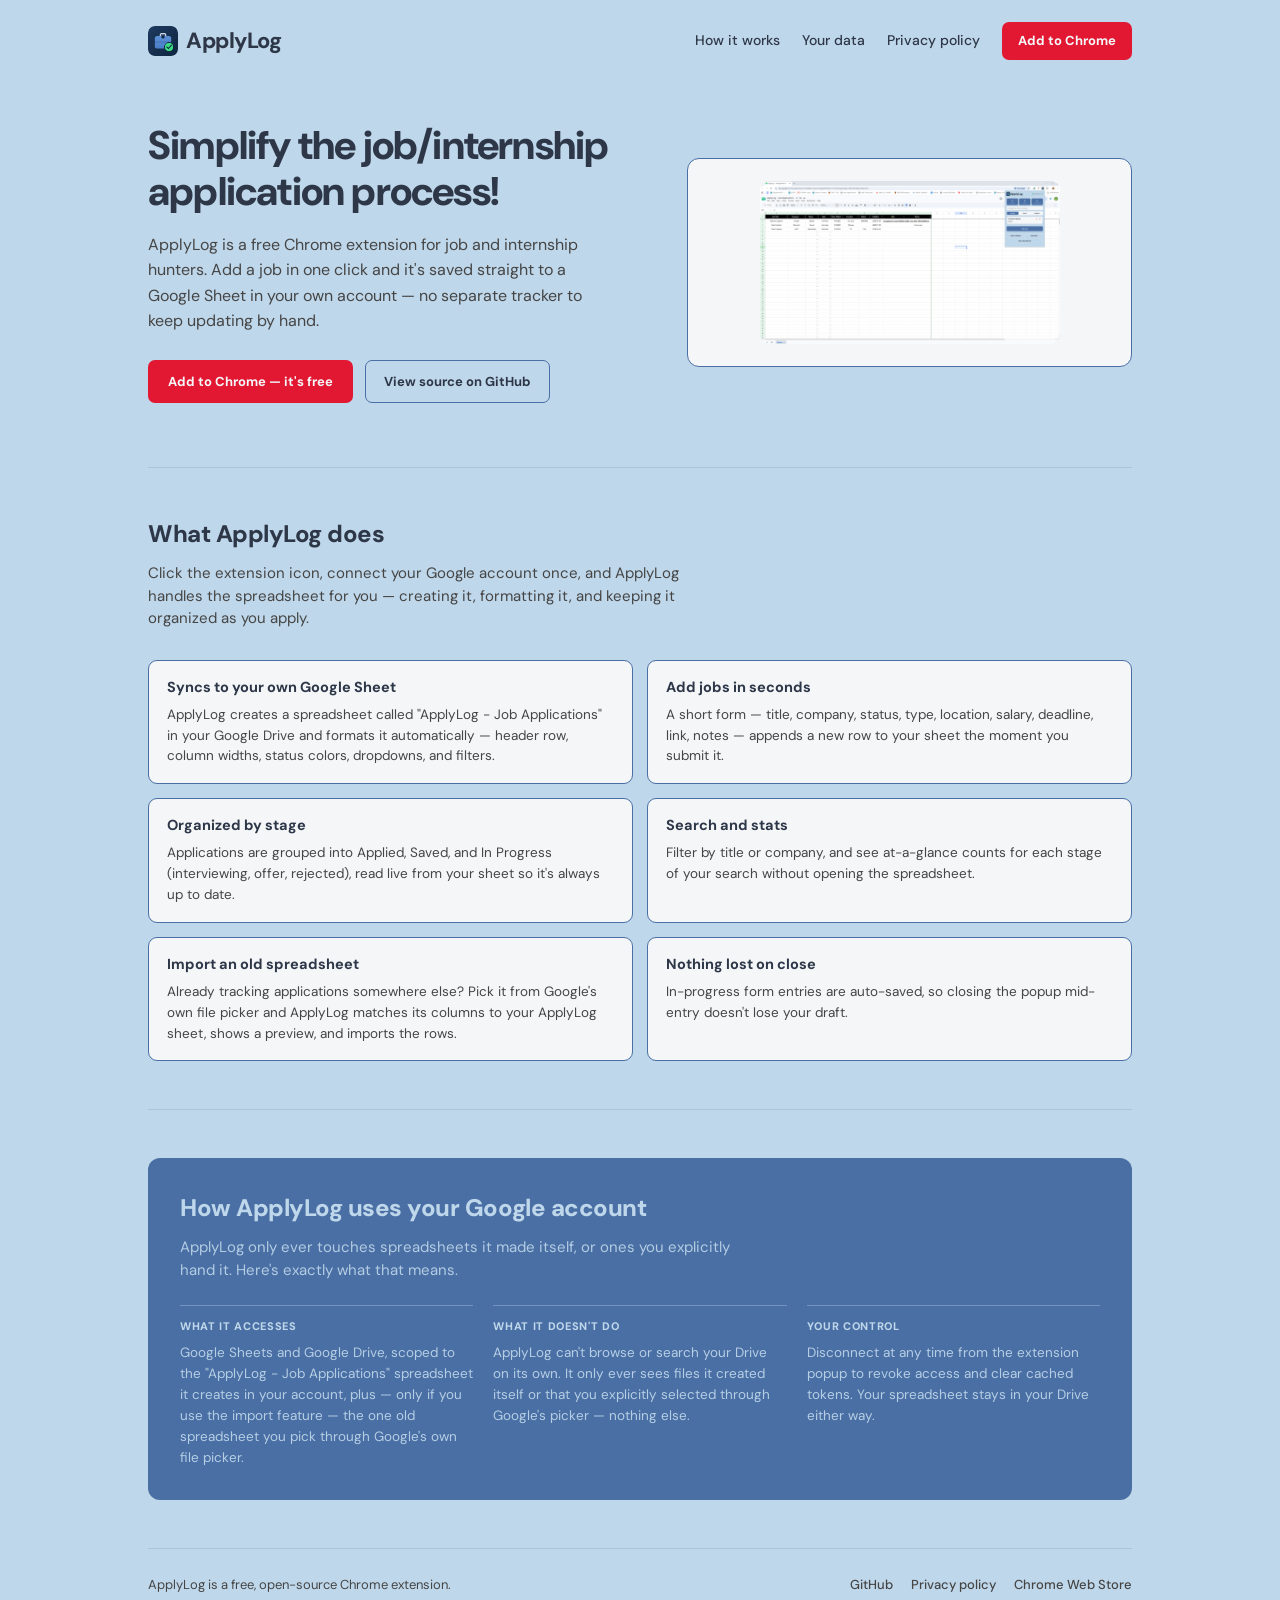
<file: index.html>
<!DOCTYPE html>
<html lang="en">
<head>
  <meta charset="UTF-8" />
  <meta name="viewport" content="width=device-width, initial-scale=1.0" />
  <meta name="google-site-verification" content="hkYUkE7Lv0brobwOGv0gkG-ewUBqZNpUAJCYsQ2TKYs" />
  <meta name="description" content="ApplyLog is a Chrome extension that tracks your job and internship applications and syncs them straight to a Google Sheet in your own Google account." />
  <title>ApplyLog — Track job applications, synced to your own Google Sheet</title>
  <link rel="icon" href="ApplyLogIcon.png" />
  <link rel="stylesheet" href="landing.css" />
</head>
<body>

  <div class="wrap">
    <div class="topbar">
      <div class="brand">
        <img src="ApplyLogIcon.png" alt="ApplyLog logo" />
        <span>ApplyLog</span>
      </div>
      <nav>
        <a class="text-link" href="#how-it-works">How it works</a>
        <a class="text-link" href="#data">Your data</a>
        <a class="text-link" href="privacy.html">Privacy policy</a>
        <a class="store-link" href="https://chromewebstore.google.com/detail/applylog-job-tracker/hllegimodgdopppnmichhfcbnnendoli" target="_blank" rel="noopener">Add to Chrome</a>
      </nav>
    </div>
  </div>

  <div class="wrap">
    <div class="hero">
      <div>
        <h1>Simplify the job/internship application process!</h1>
        <p class="lede">
          ApplyLog is a free Chrome extension for job and internship hunters. Add a job in one click
          and it's saved straight to a Google Sheet in your own account — no separate tracker to
          keep updating by hand.
        </p>
        <div class="hero-ctas">
          <a class="btn-primary" href="https://chromewebstore.google.com/detail/applylog-job-tracker/hllegimodgdopppnmichhfcbnnendoli" target="_blank" rel="noopener">Add to Chrome — it's free</a>
          <a class="btn-secondary" href="https://github.com/modesi/ApplyLog-Handshake-Job-Tracker" target="_blank" rel="noopener">View source on GitHub</a>
        </div>
      </div>
      <div class="hero-shot">
        <img src="ApplyLog Example.png" alt="ApplyLog popup showing applied, saved, and in-progress job applications" />
      </div>
    </div>
  </div>

  <div class="wrap">
    <section class="section" id="how-it-works">
      <h2>What ApplyLog does</h2>
      <p class="section-lede">
        Click the extension icon, connect your Google account once, and ApplyLog handles the
        spreadsheet for you — creating it, formatting it, and keeping it organized as you apply.
      </p>

      <dl class="feature-grid">
        <div class="feature">
          <dt>Syncs to your own Google Sheet</dt>
          <dd>ApplyLog creates a spreadsheet called "ApplyLog - Job Applications" in your Google Drive and formats it automatically — header row, column widths, status colors, dropdowns, and filters.</dd>
        </div>
        <div class="feature">
          <dt>Add jobs in seconds</dt>
          <dd>A short form — title, company, status, type, location, salary, deadline, link, notes — appends a new row to your sheet the moment you submit it.</dd>
        </div>
        <div class="feature">
          <dt>Organized by stage</dt>
          <dd>Applications are grouped into Applied, Saved, and In Progress (interviewing, offer, rejected), read live from your sheet so it's always up to date.</dd>
        </div>
        <div class="feature">
          <dt>Search and stats</dt>
          <dd>Filter by title or company, and see at-a-glance counts for each stage of your search without opening the spreadsheet.</dd>
        </div>
        <div class="feature">
          <dt>Import an old spreadsheet</dt>
          <dd>Already tracking applications somewhere else? Pick it from Google's own file picker and ApplyLog matches its columns to your ApplyLog sheet, shows a preview, and imports the rows.</dd>
        </div>
        <div class="feature">
          <dt>Nothing lost on close</dt>
          <dd>In-progress form entries are auto-saved, so closing the popup mid-entry doesn't lose your draft.</dd>
        </div>
      </dl>
    </section>
  </div>

  <div class="wrap">
    <section class="section" id="data">
      <div class="trust">
        <h2>How ApplyLog uses your Google account</h2>
        <p class="section-lede">
          ApplyLog only ever touches spreadsheets it made itself, or ones you explicitly hand it. Here's exactly what that means.
        </p>
        <div class="trust-grid">
          <div class="trust-item">
            <div class="label">What it accesses</div>
            <p>Google Sheets and Google Drive, scoped to the "ApplyLog - Job Applications" spreadsheet it creates in your account, plus — only if you use the import feature — the one old spreadsheet you pick through Google's own file picker.</p>
          </div>
          <div class="trust-item">
            <div class="label">What it doesn't do</div>
            <p>ApplyLog can't browse or search your Drive on its own. It only ever sees files it created itself or that you explicitly selected through Google's picker — nothing else.</p>
          </div>
          <div class="trust-item">
            <div class="label">Your control</div>
            <p>Disconnect at any time from the extension popup to revoke access and clear cached tokens. Your spreadsheet stays in your Drive either way.</p>
          </div>
        </div>
      </div>
    </section>
  </div>

  <div class="wrap">
    <footer>
      <span>ApplyLog is a free, open-source Chrome extension.</span>
      <div class="foot-links">
        <a href="https://github.com/modesi/ApplyLog-Handshake-Job-Tracker" target="_blank" rel="noopener">GitHub</a>
        <a href="privacy.html">Privacy policy</a>
        <a href="https://chromewebstore.google.com/detail/applylog-job-tracker/hllegimodgdopppnmichhfcbnnendoli" target="_blank" rel="noopener">Chrome Web Store</a>
      </div>
    </footer>
  </div>

</body>
</html>
</file>
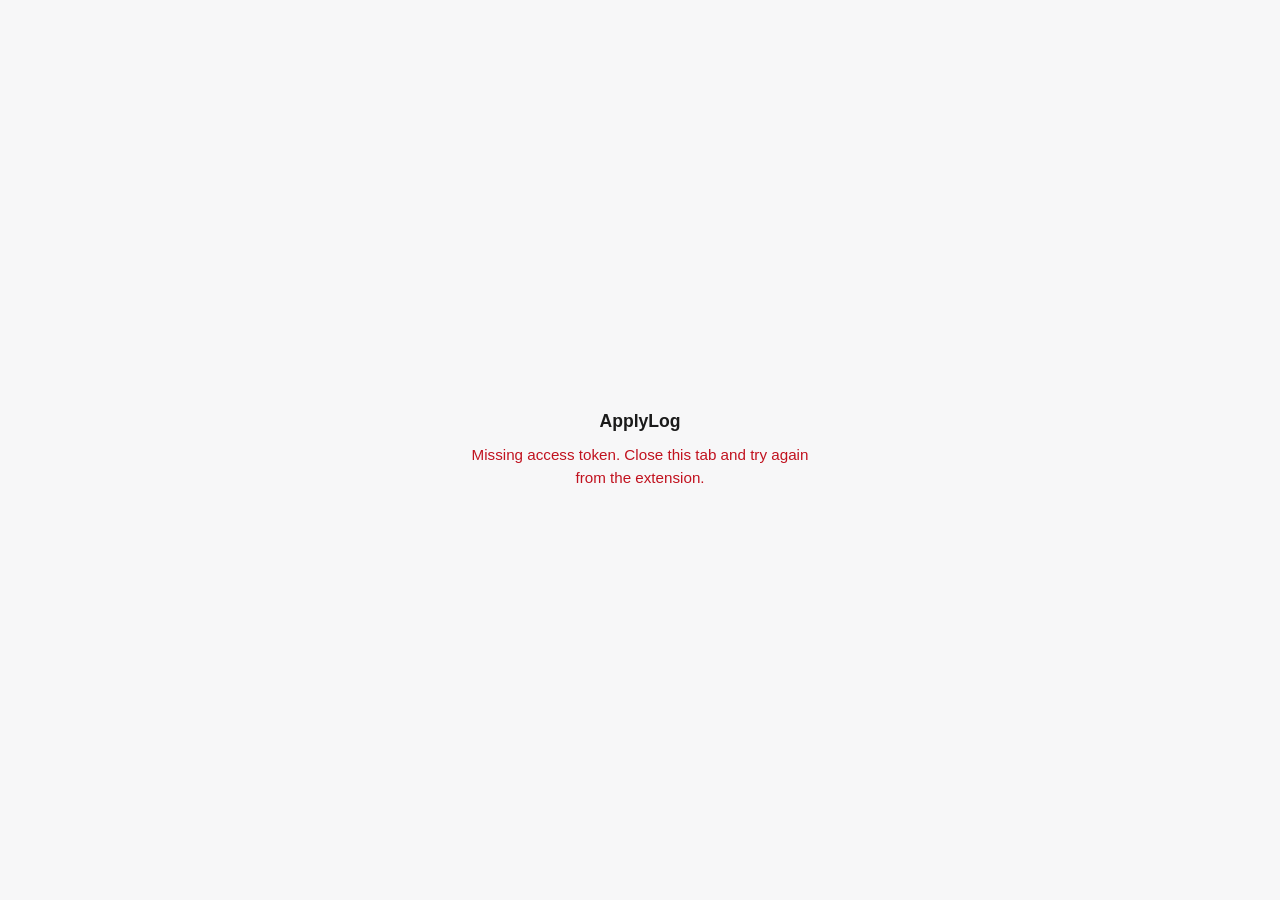
<file: picker.html>
<!DOCTYPE html>
<html lang="en">
<head>
<meta charset="UTF-8" />
<meta name="viewport" content="width=device-width, initial-scale=1.0" />
<title>ApplyLog - Choose a Spreadsheet</title>
<style>
  body {
    font-family: -apple-system, BlinkMacSystemFont, "Segoe UI", Roboto, Helvetica, Arial, sans-serif;
    display: flex;
    align-items: center;
    justify-content: center;
    height: 100vh;
    margin: 0;
    background: #f7f7f8;
    color: #1a1a1a;
  }
  .box { text-align: center; max-width: 360px; padding: 0 20px; }
  .logo { font-weight: 700; font-size: 1.1em; margin-bottom: 12px; }
  .status { color: #555; font-size: 0.95em; line-height: 1.5; }
  .error { color: #c1121f; }
</style>
</head>
<body>
  <div class="box">
    <div class="logo">ApplyLog</div>
    <div id="status" class="status">Opening file picker…</div>
  </div>

  <!-- Allowed to load here: this page is NOT inside the extension's CSP.
       Do not copy this <script> tag into any extension-packaged file. -->
  <script src="https://apis.google.com/js/api.js"></script>
  <script>
    // Substituted at deploy time by .github/workflows/deploy.yml from the
    // PICKER_API_KEY repository secret. Never hardcode a real key here.
    const PICKER_API_KEY = '__PICKER_API_KEY__';

    // Fixed extension ID, derived from the "key" field in manifest.json
    // (same ID the extension already publishes under on the Chrome Web Store).
    const EXTENSION_ID = 'hllegimodgdopppnmichhfcbnnendoli';

    function setStatus(msg, isError) {
      const el = document.getElementById('status');
      el.textContent = msg;
      el.className = 'status' + (isError ? ' error' : '');
    }

    function getTokenFromUrl() {
      const hash = window.location.hash.startsWith('#')
        ? window.location.hash.slice(1)
        : window.location.hash;
      return new URLSearchParams(hash).get('token');
    }

    function sendResultToExtension(payload) {
      if (!(window.chrome && chrome.runtime && chrome.runtime.sendMessage)) {
        setStatus('Could not reach the ApplyLog extension. Close this tab and try again from the extension.', true);
        return;
      }
      chrome.runtime.sendMessage(EXTENSION_ID, payload, () => {
        // chrome.runtime.lastError is ignored here on purpose - even if the
        // popup isn't open to receive it live, background.js still stores it.
        setStatus(
          payload.type === 'oldSheetPicked'
            ? `Selected "${payload.fileName}" — you can close this tab and go back to ApplyLog.`
            : 'Cancelled — you can close this tab.'
        );
      });
    }

    // Google Cloud project number - the numeric prefix of the OAuth client ID
    // in manifest.json (292911840518-....apps.googleusercontent.com).
    // Required for a drive.file grant on a Picker-selected file to actually
    // register for this app; without it, selection succeeds in the UI but
    // subsequent API calls to that file are rejected.
    const APP_ID = '292911840518';

    function createPicker(token) {
      gapi.load('picker', () => {
        const view = new google.picker.DocsView(google.picker.ViewId.SPREADSHEETS)
          .setMimeTypes('application/vnd.google-apps.spreadsheet');

        const picker = new google.picker.PickerBuilder()
          .setOAuthToken(token)
          .setDeveloperKey(PICKER_API_KEY)
          .setAppId(APP_ID)
          .addView(view)
          .setCallback((data) => {
            if (data.action === google.picker.Action.PICKED) {
              const doc = data.docs[0];
              sendResultToExtension({ type: 'oldSheetPicked', fileId: doc.id, fileName: doc.name });
            } else if (data.action === google.picker.Action.CANCEL) {
              sendResultToExtension({ type: 'oldSheetPickCancelled' });
            }
          })
          .build();

        picker.setVisible(true);
        setStatus('Choose a spreadsheet…');
      });
    }

    const token = getTokenFromUrl();
    if (!token) {
      setStatus('Missing access token. Close this tab and try again from the extension.', true);
    } else {
      createPicker(token);
    }
  </script>
</body>
</html>
</file>
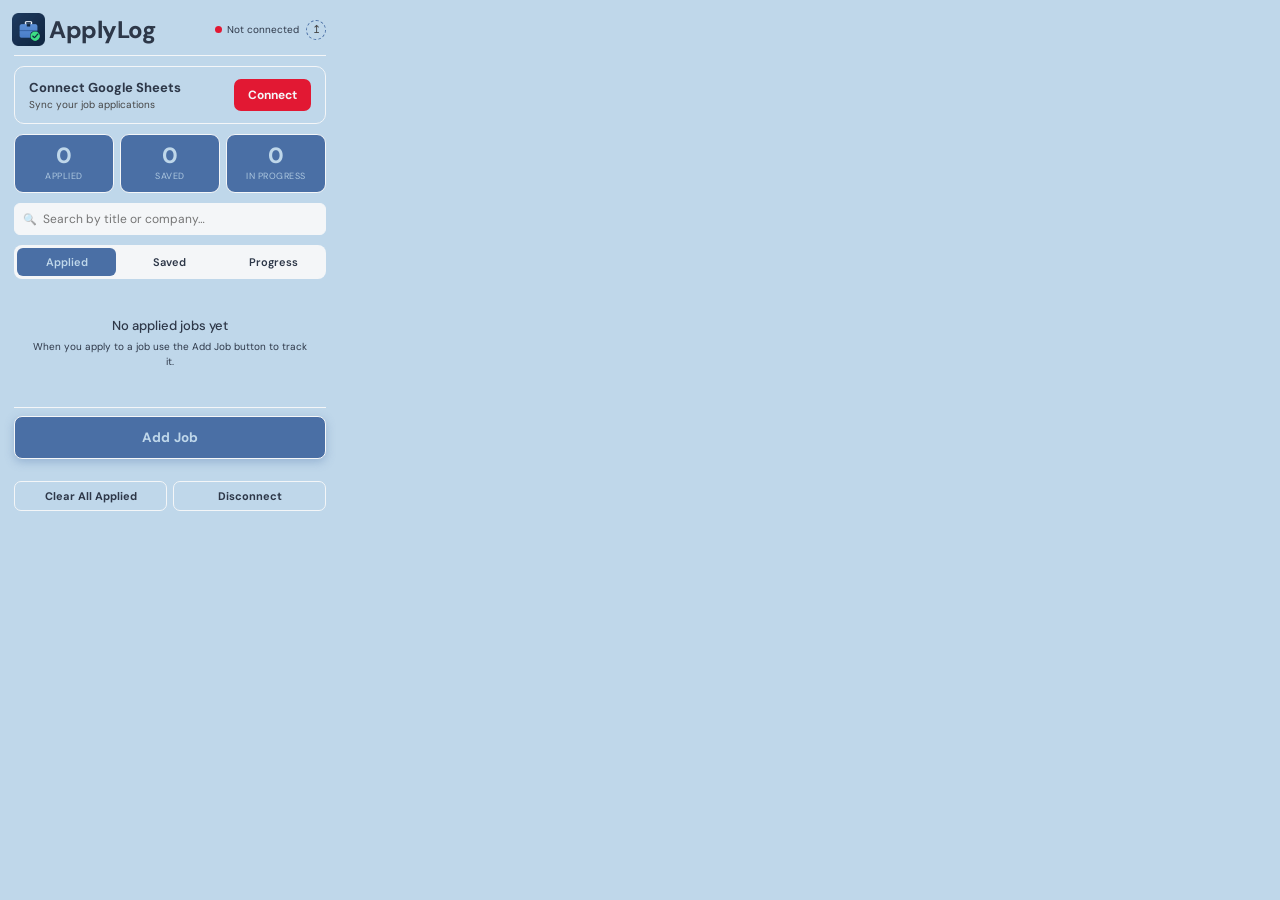
<file: popup.html>
<!DOCTYPE html>
<html lang="en">
<head>
 <meta charset="UTF-8" />
 <meta name="viewport" content="width=device-width, initial-scale=1.0" />
 <meta name="google-site-verification" content="hkYUkE7Lv0brobwOGv0gkG-ewUBqZNpUAJCYsQ2TKYs" />
 <title>ApplyLog Job Tracker</title>
    <link rel="stylesheet" href="CSSExtension.css" />
</head>
<body>
 <div class="container">
   <div class="header">
     <div class="logo">
       <span class="logo-icon">
        <img src="ApplyLogIcon.png" alt="ApplyLog Logo" width="33" class="png">
      </span>
       <h1 class="logo-name">ApplyLog</h1>
     </div>
     <div class="status-indicator" id="statusIndicator">
       <span class="status-dot"></span>
       <span class="status-text">Not connected</span>
       <button class="import-icon-btn" id="importToggle" type="button" aria-label="Import from old spreadsheet">
         ↥
         <span class="import-tooltip">Import jobs from an old spreadsheet</span>
       </button>
     </div>
   </div>

<div class="connect-banner" id="connectBanner">
  <div>
    <div class="connect-banner-title">Connect Google Sheets</div>
    <div class="connect-banner-sub">Sync your job applications</div>
  </div>
  <button class="btn-connect" id="connectBtn">Connect</button>
</div>

   <div class="stats-row" id="statsRow">
     <div class="stat-card" id="statCardApplied">
       <div class="stat-num" id="statAppliedCount">0</div>
       <div class="stat-label">Applied</div>
     </div>
     <div class="stat-card" id="statCardSaved">
       <div class="stat-num" id="statSavedCount">0</div>
       <div class="stat-label">Saved</div>
     </div>
     <div class="stat-card" id="statCardProgress">
       <div class="stat-num" id="statProgressCount">0</div>
       <div class="stat-label">In Progress</div>
     </div>
   </div>

   <div class="search-bar">
     <input type="text" id="jobSearchInput" class="form-input" placeholder="Search by title or company…">
   </div>

   <div class="tabs">
     <button class="tab active" data-tab="applied">Applied</button>
     <button class="tab" data-tab="saved">Saved</button>
     <button class="tab" data-tab="progress">Progress</button>
   </div> 

  <script src="SavedAndAppliedJobs.js"></script>


   <div class="tab-content active" id="applied-content">
     <div class="jobs-list" id="appliedJobs">
       <div class="empty-state">
         <p>No applied jobs yet</p>
         <small>When you apply to a job use the Add Job button to track it.</small>
       </div>
     </div>
   </div>

   <div class="tab-content" id="saved-content">
     <div class="jobs-list" id="savedJobs">
       <div class="empty-state">
         <p>No saved jobs yet</p>
         <small>Save jobs to track them here.</small>
       </div>
     </div>
   </div>

   <div class="tab-content" id="progress-content">
     <div class="jobs-list" id="progressJobs">
       <div class="empty-state">
         <p>No jobs in progress</p>
         <small>Interviewing, offer, and rejected jobs will show up here.</small>
       </div>
     </div>
   </div>

   <div class="manual-entry">
     <button class="manual-entry-toggle btn-add-job" id="manualEntryToggle" type="button">
      Add Job
     </button>
     <form class="manual-entry-form" id="manualEntryForm" style="display: none;">
       <input type="text" id="jobTitleInput" class="form-input" placeholder="Job title" required>
       <input type="text" id="companyInput" class="form-input" placeholder="Company" required>
       <div class="form-row">
         <select id="statusInput" class="form-input">
           <option value="Applied">Applied</option>
           <option value="Saved">Saved</option>
           <option value="Interviewing">Interviewing</option>
           <option value="Offer">Offer</option>
           <option value="Rejected">Rejected</option>
         </select>
         <select id="typeInput" class="form-input">
           <option value="Internship">Internship</option>
           <option value="Full-Time">Full-Time</option>
           <option value="Part-Time">Part-Time</option>
         </select>
       </div>
       <div class="form-row">
         <input type="text" id="locationInput" class="form-input" placeholder="Location">
         <input type="text" id="salaryInput" class="form-input" placeholder="Salary (optional)">
       </div>
       <div class="form-row">
         <div class="field-with-label">
           <label class="field-label" for="deadlineInput">Deadline</label>
           <input type="date" id="deadlineInput" class="form-input">
         </div>
         <input type="url" id="linkInput" class="form-input" placeholder="Link (optional)">
       </div>
       <textarea id="notesInput" class="form-input" placeholder="Notes (optional)" rows="2"></textarea>
       <button type="submit" class="btn-connect btn-manual-submit" id="manualSubmitBtn">Add to Sheet</button>
       <div class="manual-feedback" id="manualFeedback"></div>
     </form>
   </div>

   <div class="manual-entry manual-entry-compact" id="importFormWrapper">
     <div class="manual-entry-form" id="importForm" style="display: none;">
       <div class="field-with-label">
         <label class="field-label">Old Spreadsheet</label>
         <button type="button" class="btn-ghost" id="chooseOldSheetBtn">Choose Spreadsheet…</button>
         <div class="manual-feedback" id="oldSheetChosenName"></div>
       </div>
       <button type="button" class="btn-connect btn-manual-submit" id="previewImportBtn" disabled>Preview Import</button>
       <div id="importPreviewArea"></div>
       <div class="manual-feedback" id="importFeedback"></div>
     </div>
   </div>

   <div class="actions">
     <button id="clearBtn" class="btn-ghost btn-ghost-danger">Clear All Applied</button>
     <button id="disconnectBtn" class="btn-ghost btn-ghost-danger">Disconnect</button>
   </div>

   <div class="spreadsheet-link" id="spreadsheetLink" style="display: none;">
     <a href="#" target="_blank" id="openSpreadsheet" class="btn-sheets">
       Open Spreadsheet
     </a>
   </div>
 </div>

 <div class="modal-overlay" id="confirmModalOverlay" style="display: none;">
   <div class="modal-card">
     <div class="modal-title" id="confirmModalTitle">Are you sure?</div>
     <div class="modal-message" id="confirmModalMessage"></div>
     <div class="modal-actions">
       <button class="btn-ghost" id="confirmModalCancel" type="button">Cancel</button>
       <button class="btn-connect" id="confirmModalConfirm" type="button">Confirm</button>
     </div>
   </div>
 </div>

<script src="popup.js"></script>
<script src="linkSpreadsheet.js"></script>
<script src="formDraftPersistence.js"></script>
</body>
</html>
</file>
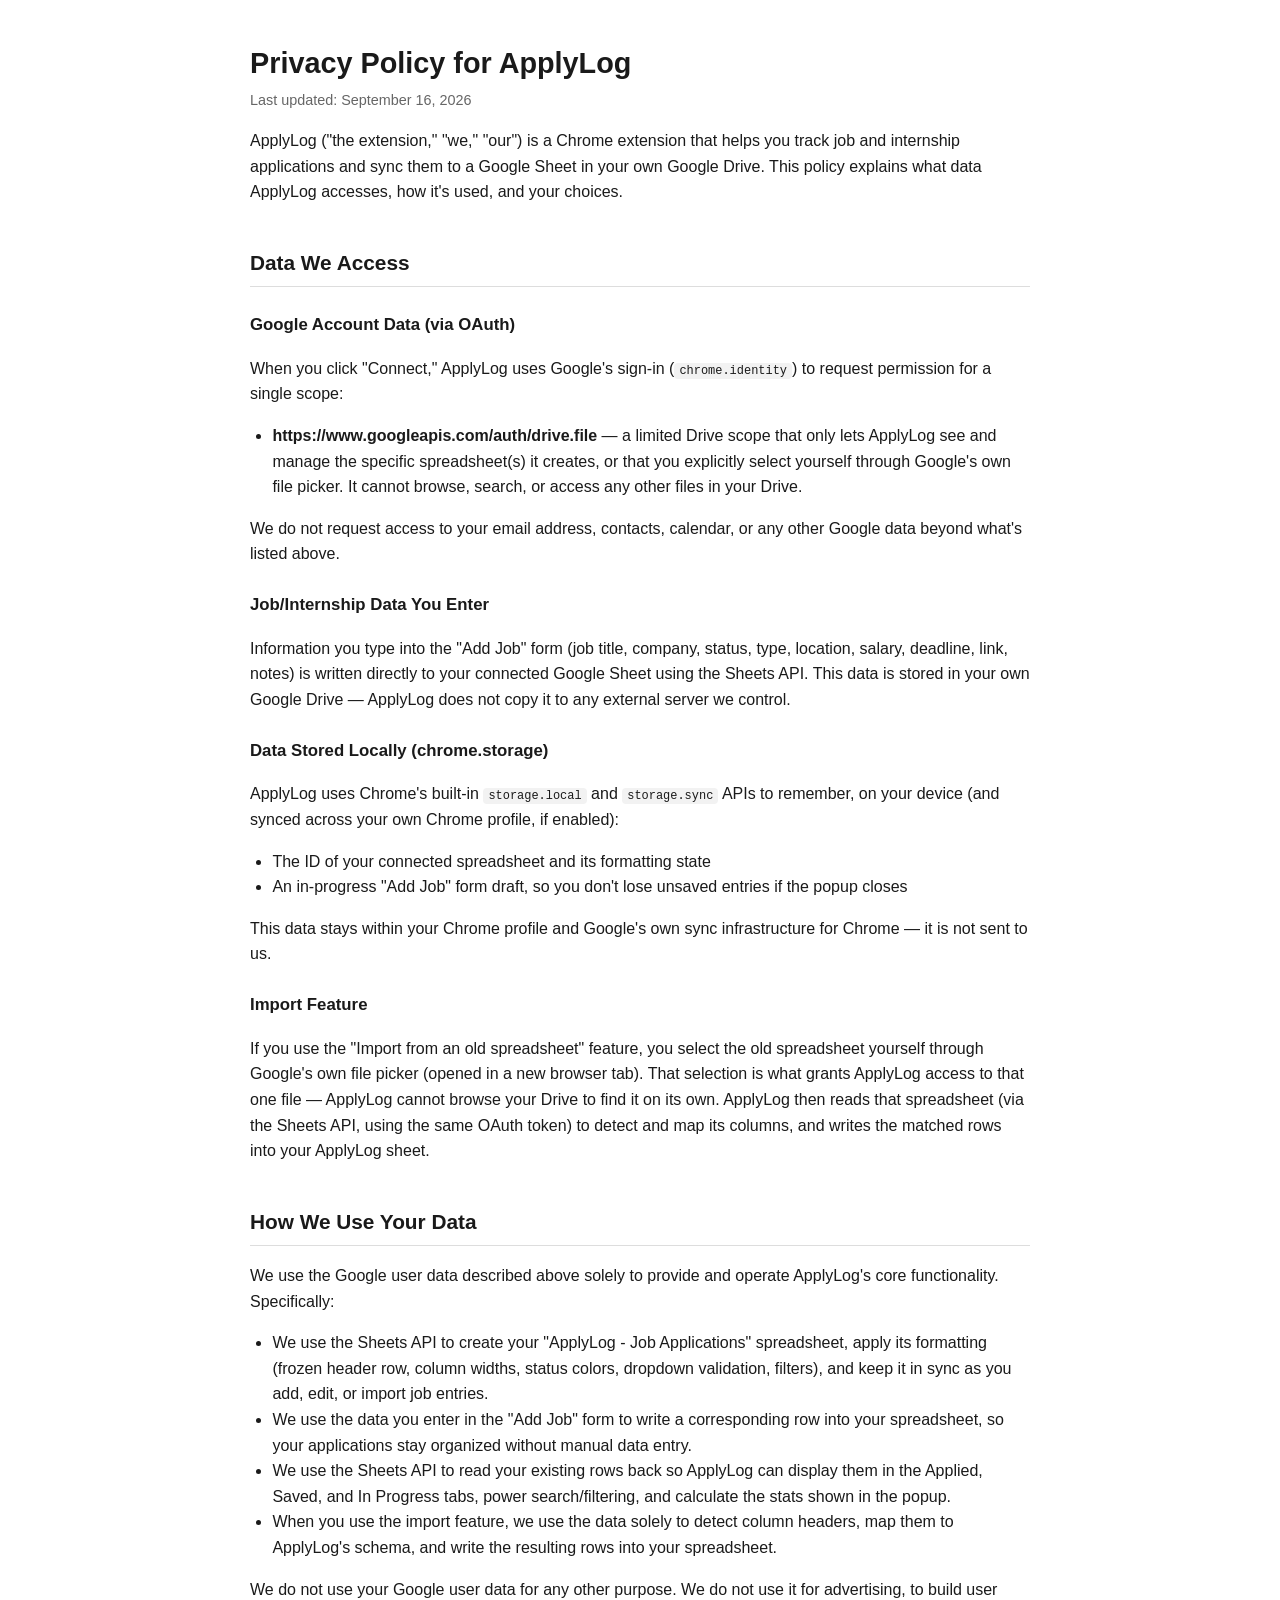
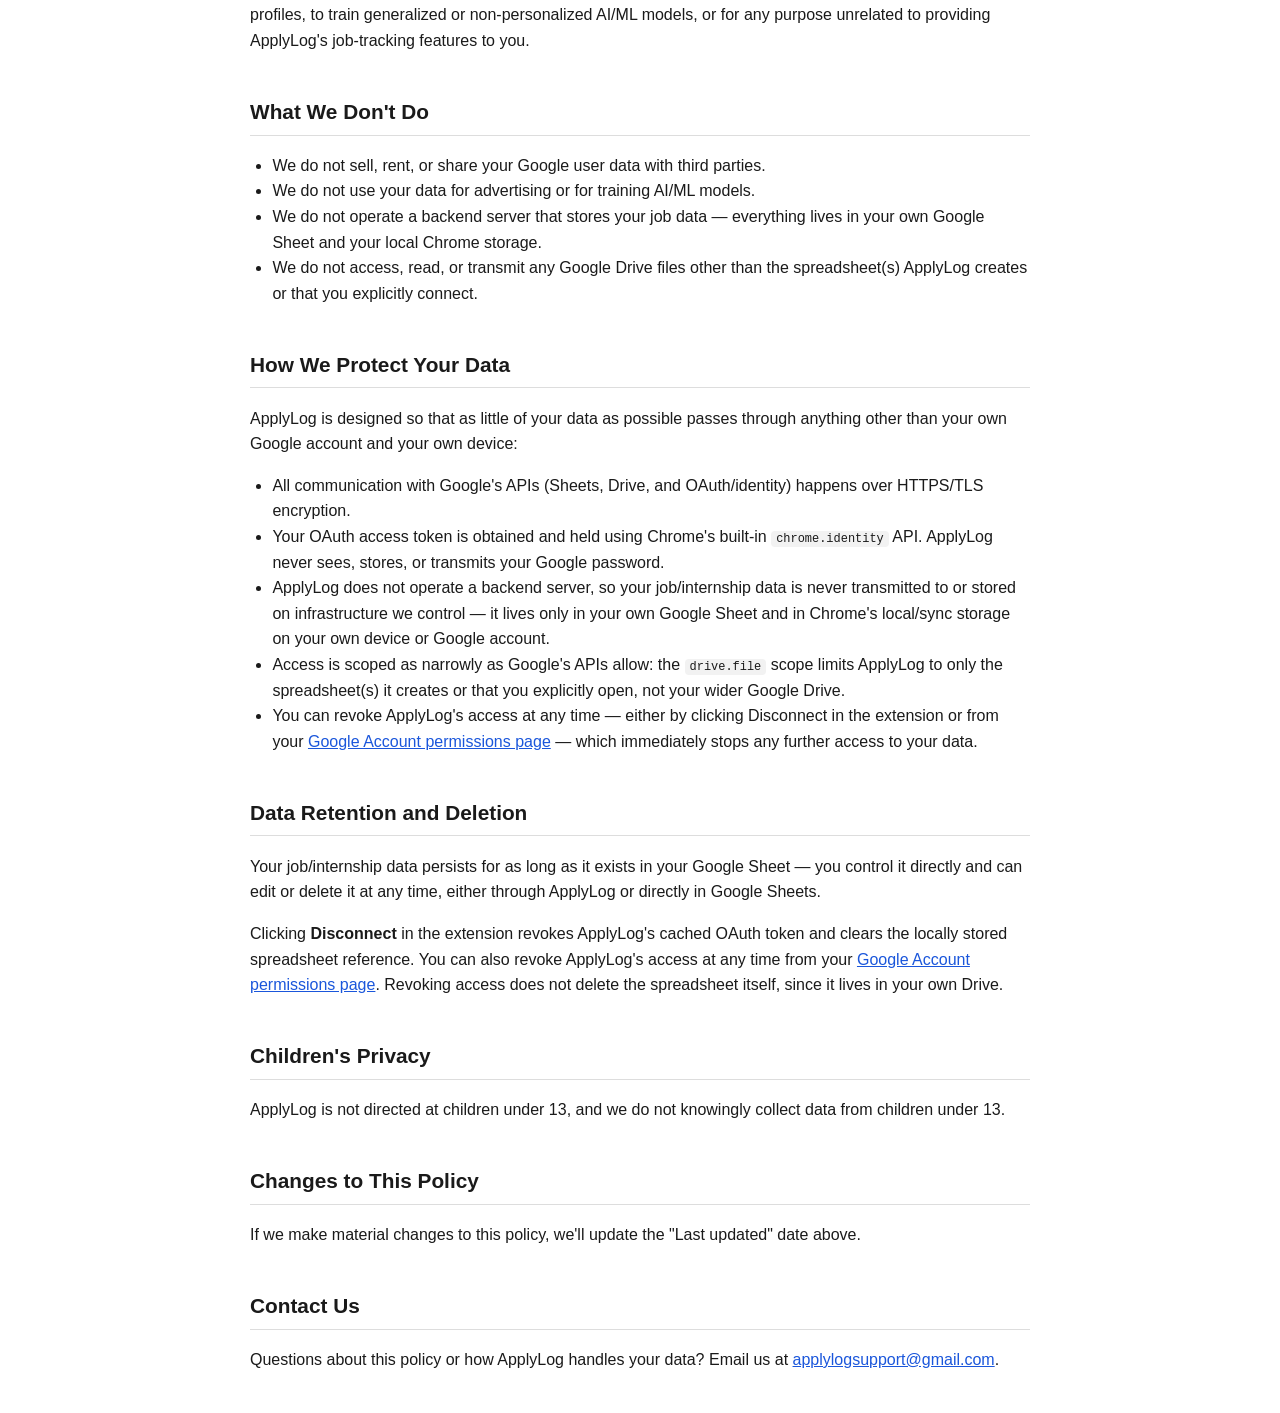
<file: privacy.html>
<!DOCTYPE html>
<html lang="en">
<head>
<meta charset="UTF-8">
<meta name="viewport" content="width=device-width, initial-scale=1">
<title>Privacy Policy for ApplyLog</title>
<style>
  body {
    font-family: -apple-system, BlinkMacSystemFont, "Segoe UI", Roboto, Helvetica, Arial, sans-serif;
    max-width: 780px;
    margin: 40px auto;
    padding: 0 20px;
    line-height: 1.6;
    color: #1a1a1a;
  }
  h1 { font-size: 1.8em; margin-bottom: 0; }
  h2 { font-size: 1.3em; margin-top: 2em; border-bottom: 1px solid #ddd; padding-bottom: 0.3em; }
  h3 { font-size: 1.05em; margin-top: 1.5em; }
  .updated { color: #666; font-size: 0.9em; margin-top: 0.2em; }
  a { color: #1a56db; }
  ul { padding-left: 1.4em; }
  code { background: #f2f2f2; padding: 1px 5px; border-radius: 4px; font-size: 0.92em; }
</style>
</head>
<body>

<h1>Privacy Policy for ApplyLog</h1>
<p class="updated">Last updated: September 16, 2026</p>

<p>ApplyLog ("the extension," "we," "our") is a Chrome extension that helps you track job and internship applications and sync them to a Google Sheet in your own Google Drive. This policy explains what data ApplyLog accesses, how it's used, and your choices.</p>

<h2>Data We Access</h2>

<h3>Google Account Data (via OAuth)</h3>
<p>When you click "Connect," ApplyLog uses Google's sign-in (<code>chrome.identity</code>) to request permission for a single scope:</p>
<ul>
  <li><strong>https://www.googleapis.com/auth/drive.file</strong> — a limited Drive scope that only lets ApplyLog see and manage the specific spreadsheet(s) it creates, or that you explicitly select yourself through Google's own file picker. It cannot browse, search, or access any other files in your Drive.</li>
</ul>
<p>We do not request access to your email address, contacts, calendar, or any other Google data beyond what's listed above.</p>

<h3>Job/Internship Data You Enter</h3>
<p>Information you type into the "Add Job" form (job title, company, status, type, location, salary, deadline, link, notes) is written directly to your connected Google Sheet using the Sheets API. This data is stored in your own Google Drive — ApplyLog does not copy it to any external server we control.</p>

<h3>Data Stored Locally (chrome.storage)</h3>
<p>ApplyLog uses Chrome's built-in <code>storage.local</code> and <code>storage.sync</code> APIs to remember, on your device (and synced across your own Chrome profile, if enabled):</p>
<ul>
  <li>The ID of your connected spreadsheet and its formatting state</li>
  <li>An in-progress "Add Job" form draft, so you don't lose unsaved entries if the popup closes</li>
</ul>
<p>This data stays within your Chrome profile and Google's own sync infrastructure for Chrome — it is not sent to us.</p>

<h3>Import Feature</h3>
<p>If you use the "Import from an old spreadsheet" feature, you select the old spreadsheet yourself through Google's own file picker (opened in a new browser tab). That selection is what grants ApplyLog access to that one file — ApplyLog cannot browse your Drive to find it on its own. ApplyLog then reads that spreadsheet (via the Sheets API, using the same OAuth token) to detect and map its columns, and writes the matched rows into your ApplyLog sheet.</p>

<h2>How We Use Your Data</h2>
<p>We use the Google user data described above solely to provide and operate ApplyLog's core functionality. Specifically:</p>
<ul>
  <li>We use the Sheets API to create your "ApplyLog - Job Applications" spreadsheet, apply its formatting (frozen header row, column widths, status colors, dropdown validation, filters), and keep it in sync as you add, edit, or import job entries.</li>
  <li>We use the data you enter in the "Add Job" form to write a corresponding row into your spreadsheet, so your applications stay organized without manual data entry.</li>
  <li>We use the Sheets API to read your existing rows back so ApplyLog can display them in the Applied, Saved, and In Progress tabs, power search/filtering, and calculate the stats shown in the popup.</li>
  <li>When you use the import feature, we use the data solely to detect column headers, map them to ApplyLog's schema, and write the resulting rows into your spreadsheet.</li>
</ul>
<p>We do not use your Google user data for any other purpose. We do not use it for advertising, to build user profiles, to train generalized or non-personalized AI/ML models, or for any purpose unrelated to providing ApplyLog's job-tracking features to you.</p>

<h2>What We Don't Do</h2>
<ul>
  <li>We do not sell, rent, or share your Google user data with third parties.</li>
  <li>We do not use your data for advertising or for training AI/ML models.</li>
  <li>We do not operate a backend server that stores your job data — everything lives in your own Google Sheet and your local Chrome storage.</li>
  <li>We do not access, read, or transmit any Google Drive files other than the spreadsheet(s) ApplyLog creates or that you explicitly connect.</li>
</ul>

<h2>How We Protect Your Data</h2>
<p>ApplyLog is designed so that as little of your data as possible passes through anything other than your own Google account and your own device:</p>
<ul>
  <li>All communication with Google's APIs (Sheets, Drive, and OAuth/identity) happens over HTTPS/TLS encryption.</li>
  <li>Your OAuth access token is obtained and held using Chrome's built-in <code>chrome.identity</code> API. ApplyLog never sees, stores, or transmits your Google password.</li>
  <li>ApplyLog does not operate a backend server, so your job/internship data is never transmitted to or stored on infrastructure we control — it lives only in your own Google Sheet and in Chrome's local/sync storage on your own device or Google account.</li>
  <li>Access is scoped as narrowly as Google's APIs allow: the <code>drive.file</code> scope limits ApplyLog to only the spreadsheet(s) it creates or that you explicitly open, not your wider Google Drive.</li>
  <li>You can revoke ApplyLog's access at any time — either by clicking Disconnect in the extension or from your <a href="https://myaccount.google.com/permissions" target="_blank" rel="noopener">Google Account permissions page</a> — which immediately stops any further access to your data.</li>
</ul>

<h2>Data Retention and Deletion</h2>
<p>Your job/internship data persists for as long as it exists in your Google Sheet — you control it directly and can edit or delete it at any time, either through ApplyLog or directly in Google Sheets.</p>
<p>Clicking <strong>Disconnect</strong> in the extension revokes ApplyLog's cached OAuth token and clears the locally stored spreadsheet reference. You can also revoke ApplyLog's access at any time from your <a href="https://myaccount.google.com/permissions" target="_blank" rel="noopener">Google Account permissions page</a>. Revoking access does not delete the spreadsheet itself, since it lives in your own Drive.</p>

<h2>Children's Privacy</h2>
<p>ApplyLog is not directed at children under 13, and we do not knowingly collect data from children under 13.</p>

<h2>Changes to This Policy</h2>
<p>If we make material changes to this policy, we'll update the "Last updated" date above.</p>

<h2>Contact Us</h2>
<p>Questions about this policy or how ApplyLog handles your data? Email us at <a href="mailto:applylogsupport@gmail.com">applylogsupport@gmail.com</a>.</p>

</body>
</html>
</file>
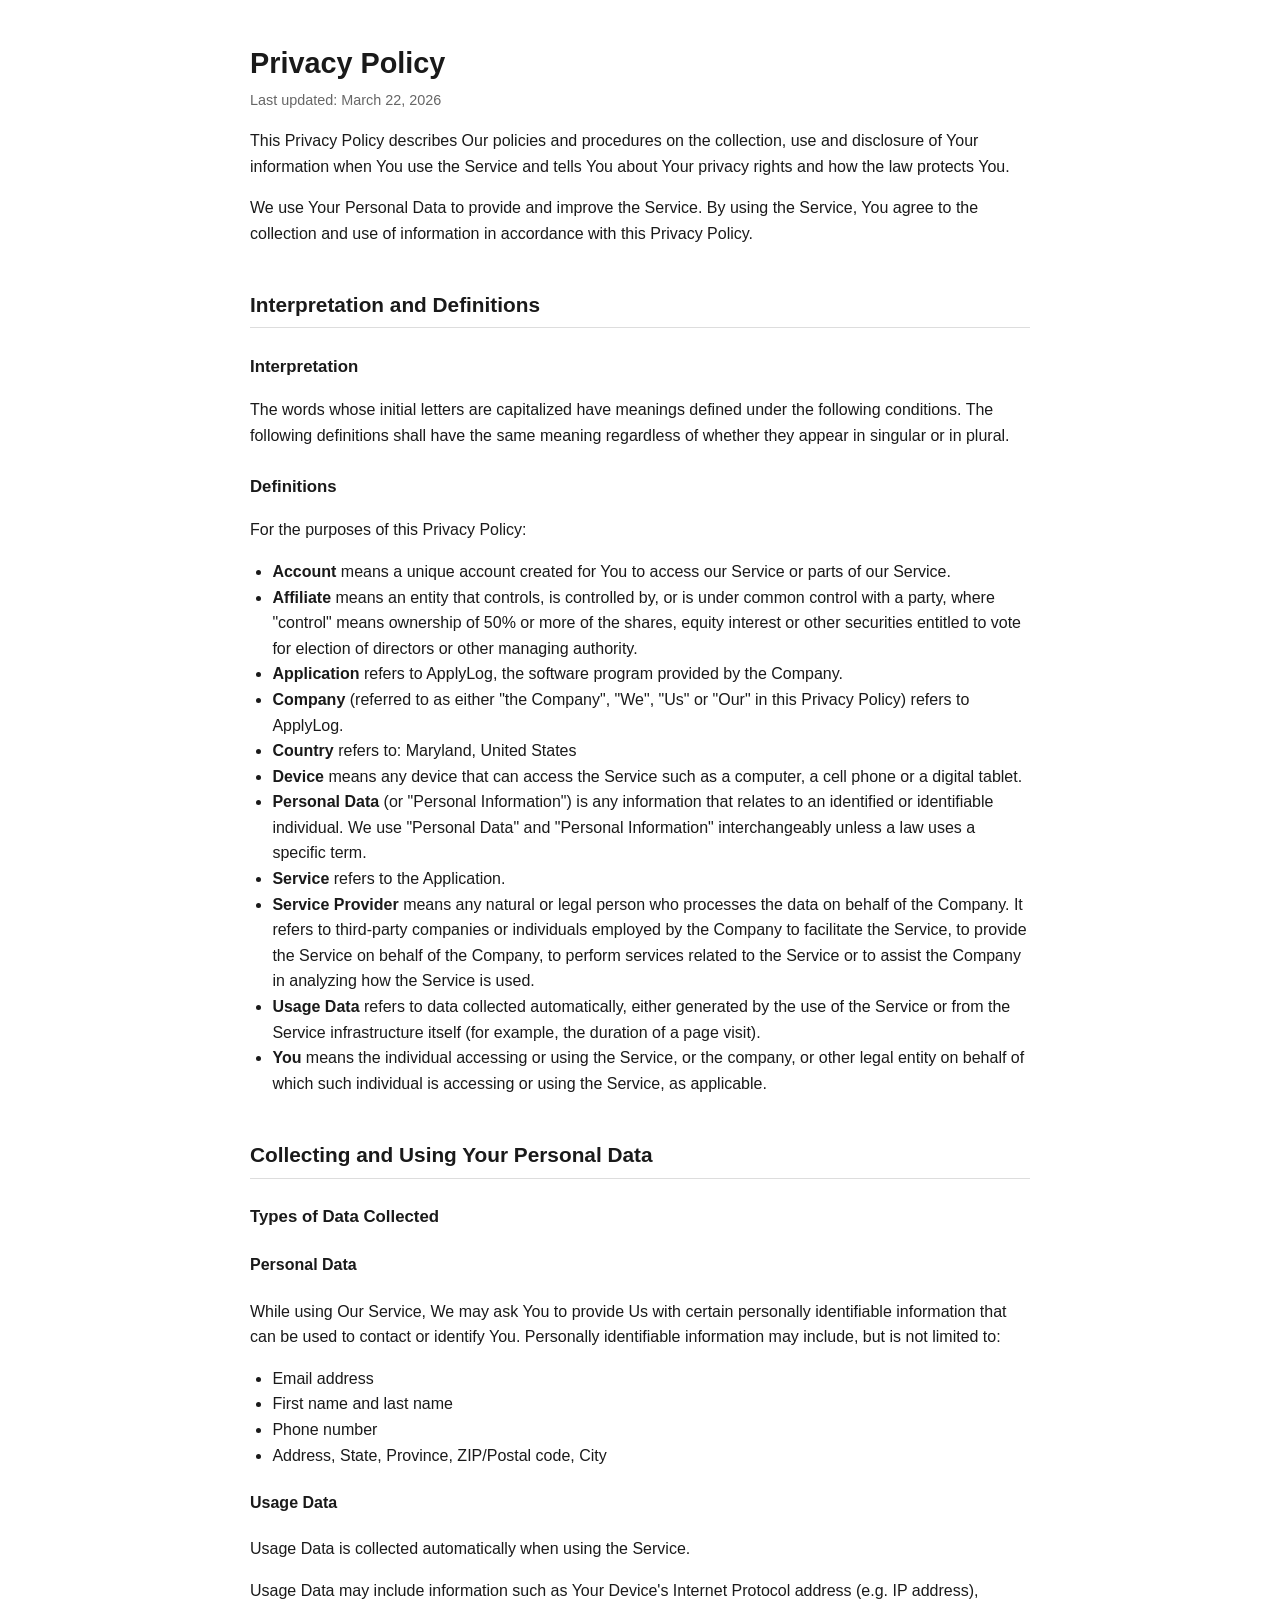
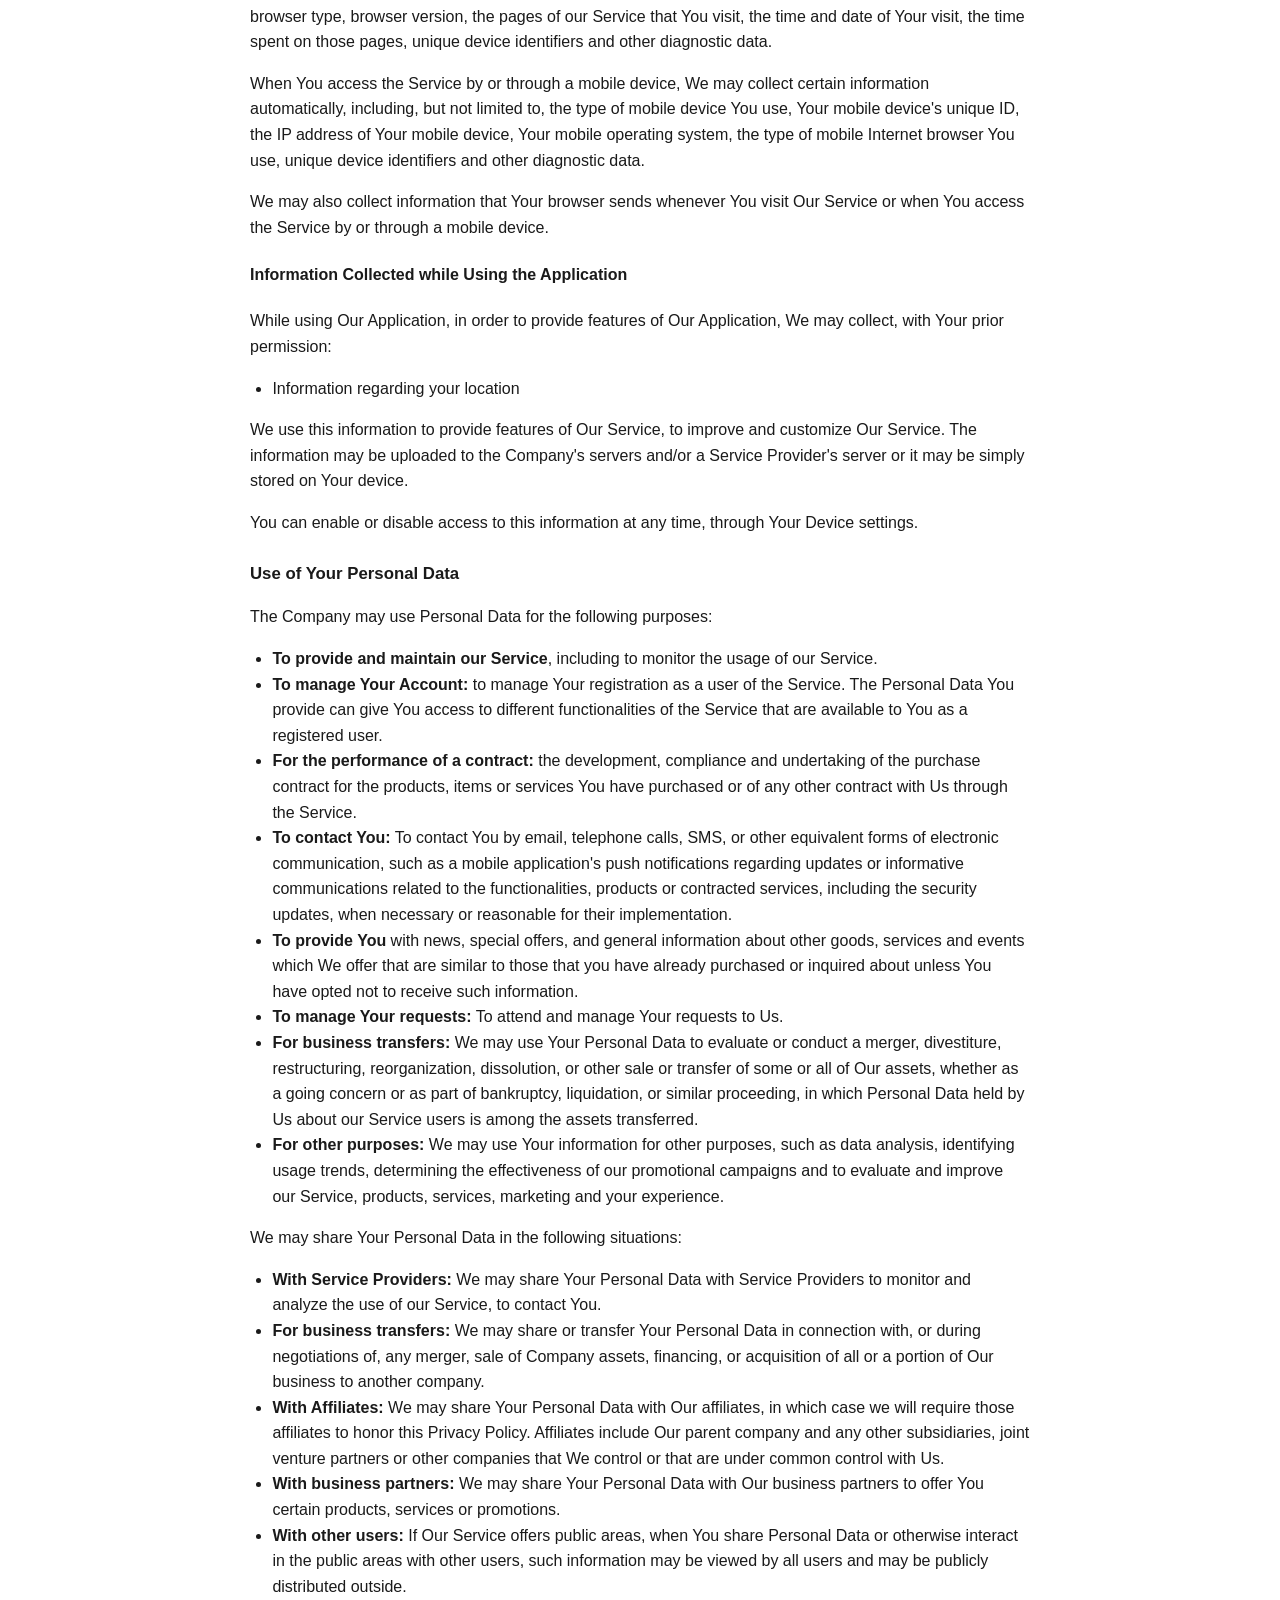
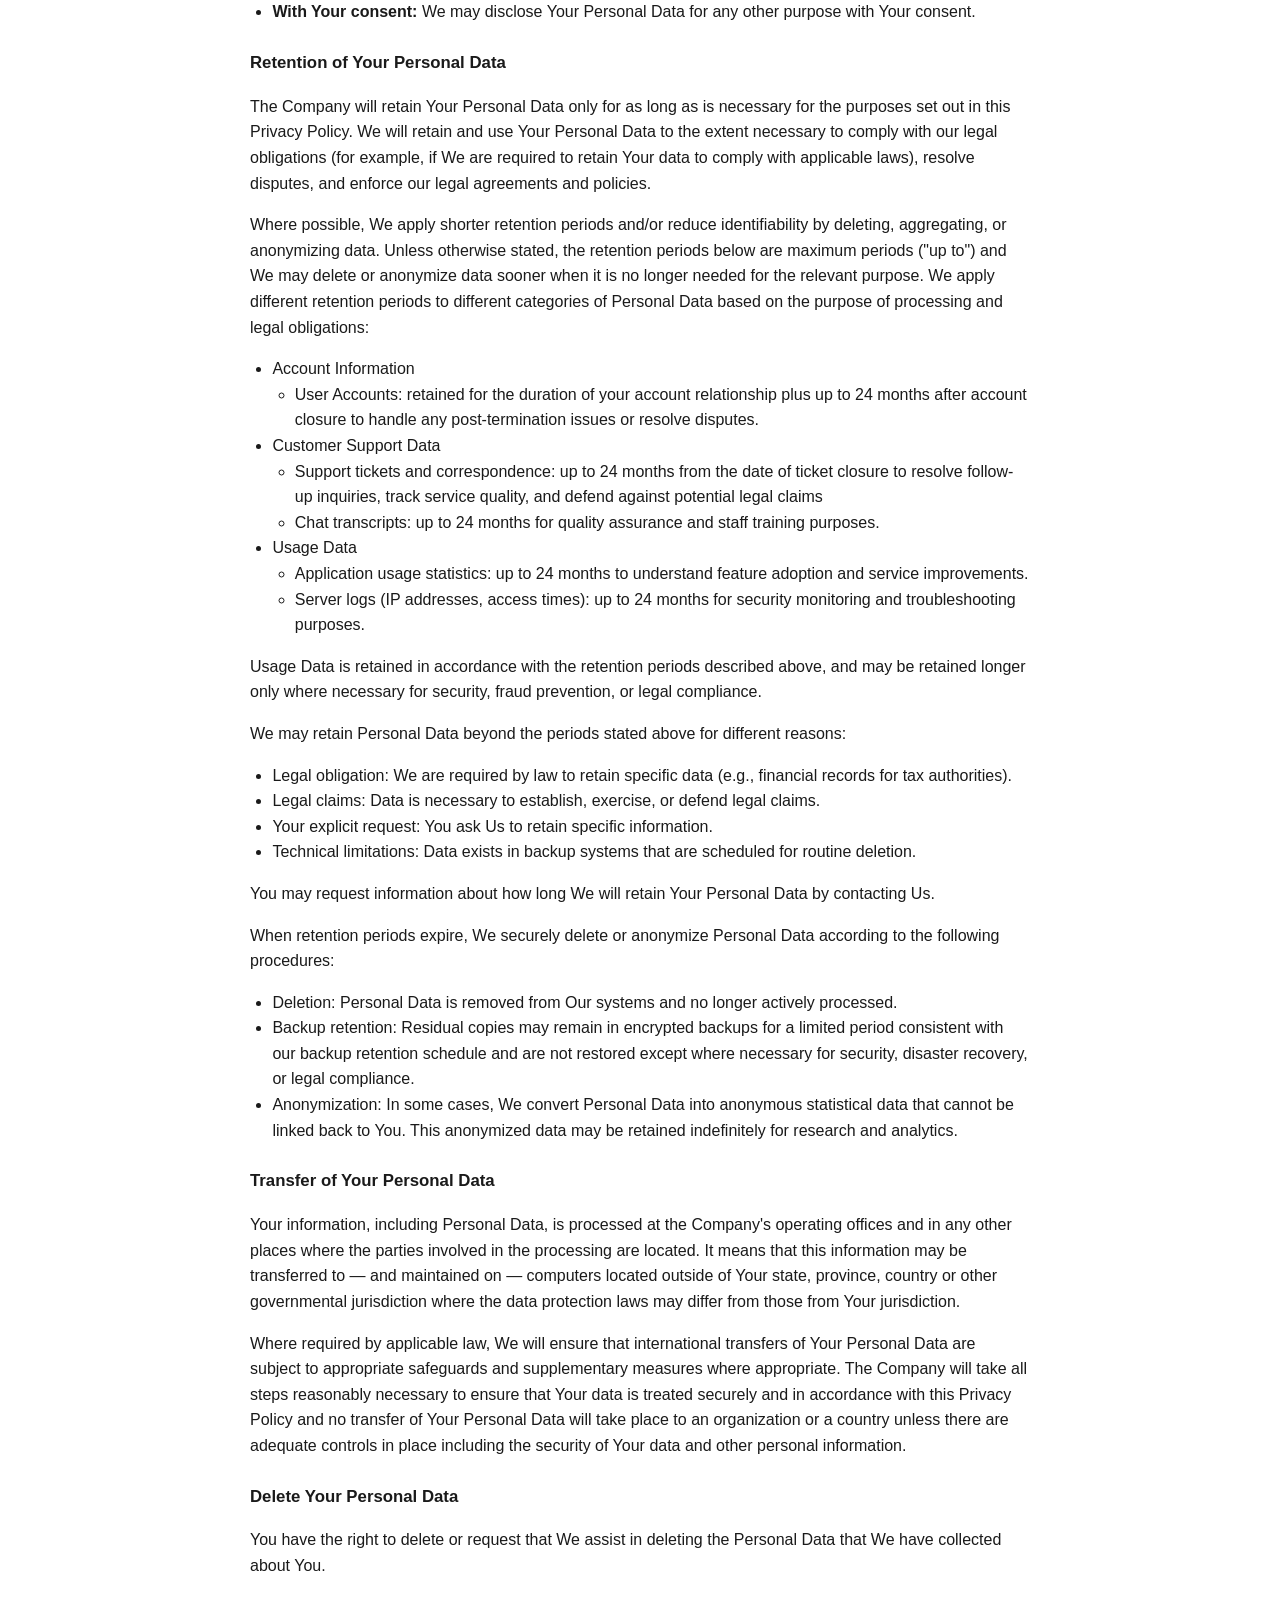
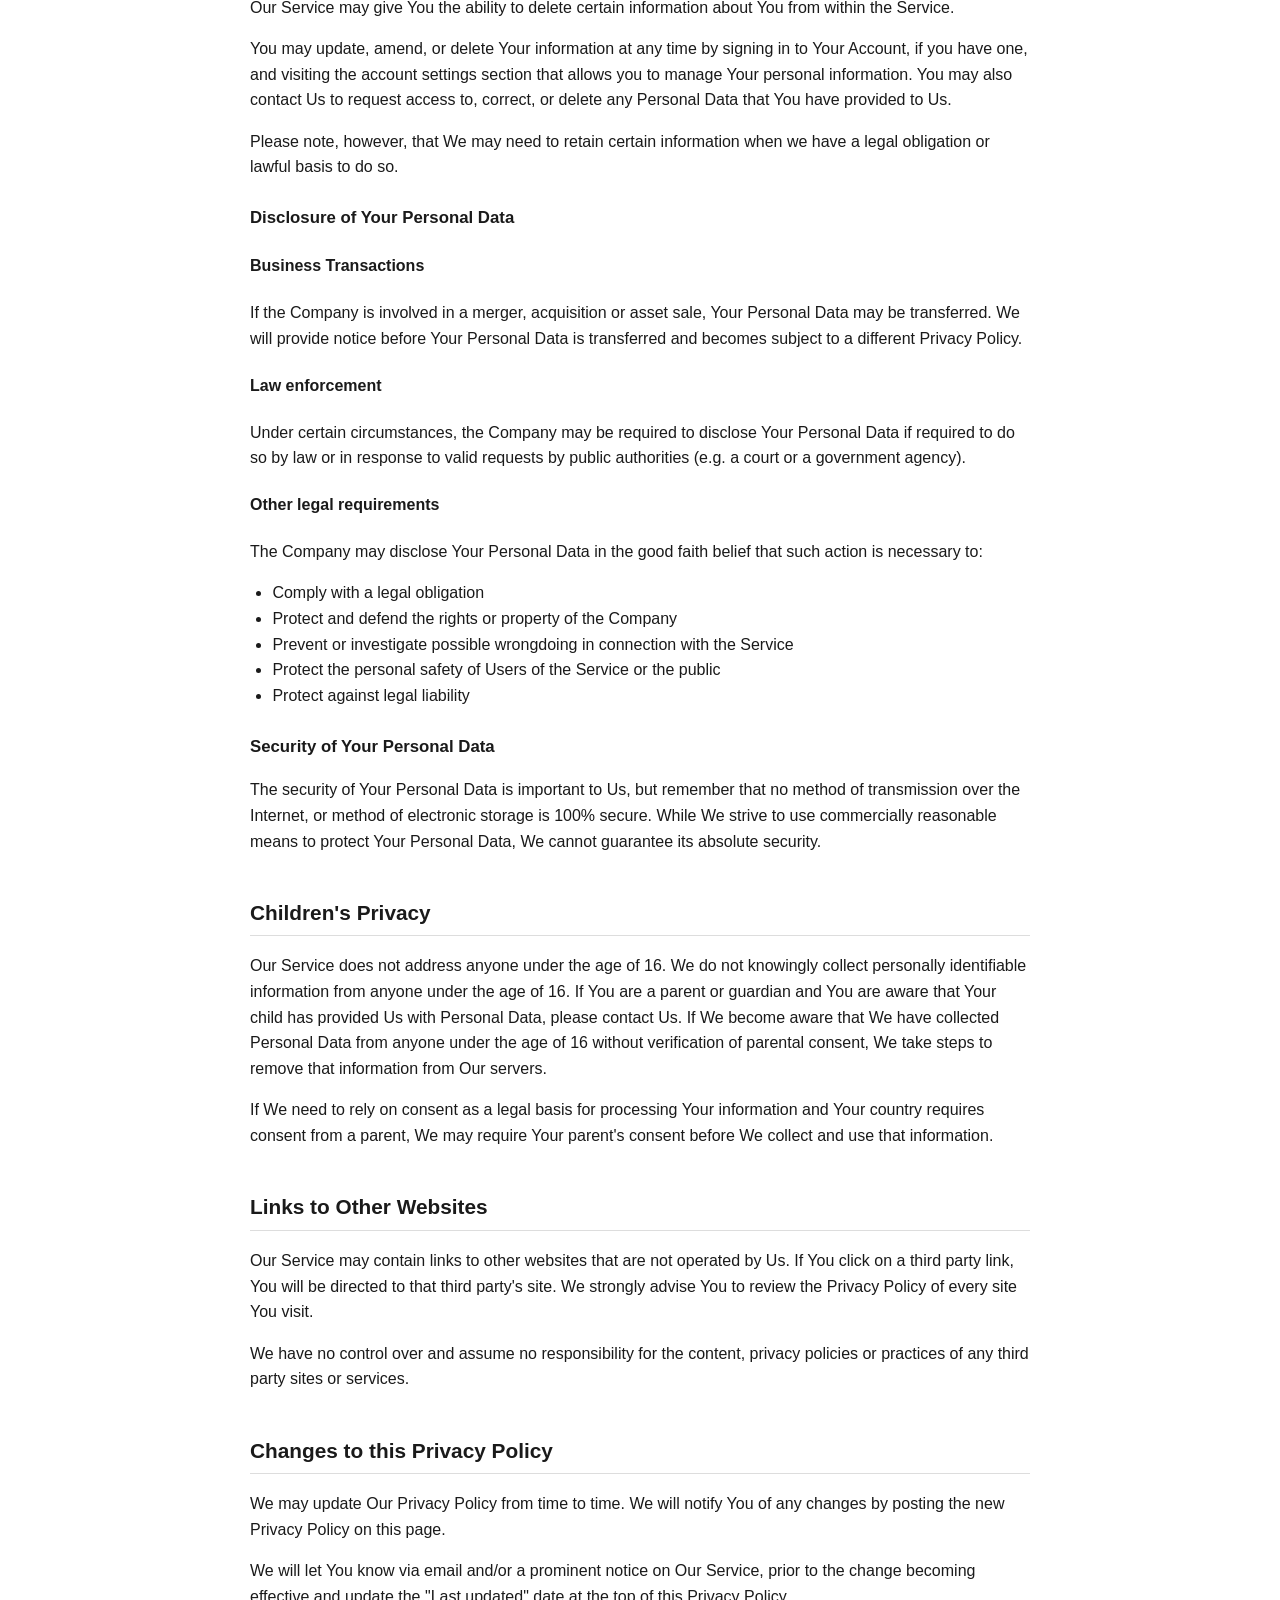
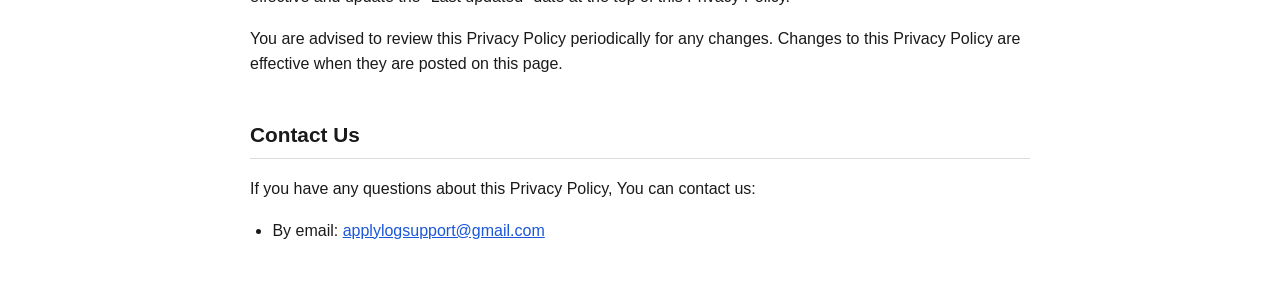
<file: Privacy.html>
<!DOCTYPE html>
<html lang="en">
<head>
<meta charset="UTF-8">
<meta name="viewport" content="width=device-width, initial-scale=1">
<title>Privacy Policy for ApplyLog</title>
<style>
  body {
    font-family: -apple-system, BlinkMacSystemFont, "Segoe UI", Roboto, Helvetica, Arial, sans-serif;
    max-width: 780px;
    margin: 40px auto;
    padding: 0 20px;
    line-height: 1.6;
    color: #1a1a1a;
  }
  h1 { font-size: 1.8em; margin-bottom: 0; }
  h2 { font-size: 1.3em; margin-top: 2em; border-bottom: 1px solid #ddd; padding-bottom: 0.3em; }
  h3 { font-size: 1.05em; margin-top: 1.5em; }
  .updated { color: #666; font-size: 0.9em; margin-top: 0.2em; }
  a { color: #1a56db; }
  ul { padding-left: 1.4em; }
</style>
</head>
<body>

<h1>Privacy Policy</h1>
<p class="updated">Last updated: March 22, 2026</p>

<p>This Privacy Policy describes Our policies and procedures on the collection, use and disclosure of Your information when You use the Service and tells You about Your privacy rights and how the law protects You.</p>

<p>We use Your Personal Data to provide and improve the Service. By using the Service, You agree to the collection and use of information in accordance with this Privacy Policy.</p>

<h2>Interpretation and Definitions</h2>

<h3>Interpretation</h3>
<p>The words whose initial letters are capitalized have meanings defined under the following conditions. The following definitions shall have the same meaning regardless of whether they appear in singular or in plural.</p>

<h3>Definitions</h3>
<p>For the purposes of this Privacy Policy:</p>
<ul>
  <li><strong>Account</strong> means a unique account created for You to access our Service or parts of our Service.</li>
  <li><strong>Affiliate</strong> means an entity that controls, is controlled by, or is under common control with a party, where "control" means ownership of 50% or more of the shares, equity interest or other securities entitled to vote for election of directors or other managing authority.</li>
  <li><strong>Application</strong> refers to ApplyLog, the software program provided by the Company.</li>
  <li><strong>Company</strong> (referred to as either "the Company", "We", "Us" or "Our" in this Privacy Policy) refers to ApplyLog.</li>
  <li><strong>Country</strong> refers to: Maryland, United States</li>
  <li><strong>Device</strong> means any device that can access the Service such as a computer, a cell phone or a digital tablet.</li>
  <li><strong>Personal Data</strong> (or "Personal Information") is any information that relates to an identified or identifiable individual. We use "Personal Data" and "Personal Information" interchangeably unless a law uses a specific term.</li>
  <li><strong>Service</strong> refers to the Application.</li>
  <li><strong>Service Provider</strong> means any natural or legal person who processes the data on behalf of the Company. It refers to third-party companies or individuals employed by the Company to facilitate the Service, to provide the Service on behalf of the Company, to perform services related to the Service or to assist the Company in analyzing how the Service is used.</li>
  <li><strong>Usage Data</strong> refers to data collected automatically, either generated by the use of the Service or from the Service infrastructure itself (for example, the duration of a page visit).</li>
  <li><strong>You</strong> means the individual accessing or using the Service, or the company, or other legal entity on behalf of which such individual is accessing or using the Service, as applicable.</li>
</ul>

<h2>Collecting and Using Your Personal Data</h2>

<h3>Types of Data Collected</h3>

<h4>Personal Data</h4>
<p>While using Our Service, We may ask You to provide Us with certain personally identifiable information that can be used to contact or identify You. Personally identifiable information may include, but is not limited to:</p>
<ul>
  <li>Email address</li>
  <li>First name and last name</li>
  <li>Phone number</li>
  <li>Address, State, Province, ZIP/Postal code, City</li>
</ul>

<h4>Usage Data</h4>
<p>Usage Data is collected automatically when using the Service.</p>
<p>Usage Data may include information such as Your Device's Internet Protocol address (e.g. IP address), browser type, browser version, the pages of our Service that You visit, the time and date of Your visit, the time spent on those pages, unique device identifiers and other diagnostic data.</p>
<p>When You access the Service by or through a mobile device, We may collect certain information automatically, including, but not limited to, the type of mobile device You use, Your mobile device's unique ID, the IP address of Your mobile device, Your mobile operating system, the type of mobile Internet browser You use, unique device identifiers and other diagnostic data.</p>
<p>We may also collect information that Your browser sends whenever You visit Our Service or when You access the Service by or through a mobile device.</p>

<h4>Information Collected while Using the Application</h4>
<p>While using Our Application, in order to provide features of Our Application, We may collect, with Your prior permission:</p>
<ul>
  <li>Information regarding your location</li>
</ul>
<p>We use this information to provide features of Our Service, to improve and customize Our Service. The information may be uploaded to the Company's servers and/or a Service Provider's server or it may be simply stored on Your device.</p>
<p>You can enable or disable access to this information at any time, through Your Device settings.</p>

<h3>Use of Your Personal Data</h3>
<p>The Company may use Personal Data for the following purposes:</p>
<ul>
  <li><strong>To provide and maintain our Service</strong>, including to monitor the usage of our Service.</li>
  <li><strong>To manage Your Account:</strong> to manage Your registration as a user of the Service. The Personal Data You provide can give You access to different functionalities of the Service that are available to You as a registered user.</li>
  <li><strong>For the performance of a contract:</strong> the development, compliance and undertaking of the purchase contract for the products, items or services You have purchased or of any other contract with Us through the Service.</li>
  <li><strong>To contact You:</strong> To contact You by email, telephone calls, SMS, or other equivalent forms of electronic communication, such as a mobile application's push notifications regarding updates or informative communications related to the functionalities, products or contracted services, including the security updates, when necessary or reasonable for their implementation.</li>
  <li><strong>To provide You</strong> with news, special offers, and general information about other goods, services and events which We offer that are similar to those that you have already purchased or inquired about unless You have opted not to receive such information.</li>
  <li><strong>To manage Your requests:</strong> To attend and manage Your requests to Us.</li>
  <li><strong>For business transfers:</strong> We may use Your Personal Data to evaluate or conduct a merger, divestiture, restructuring, reorganization, dissolution, or other sale or transfer of some or all of Our assets, whether as a going concern or as part of bankruptcy, liquidation, or similar proceeding, in which Personal Data held by Us about our Service users is among the assets transferred.</li>
  <li><strong>For other purposes:</strong> We may use Your information for other purposes, such as data analysis, identifying usage trends, determining the effectiveness of our promotional campaigns and to evaluate and improve our Service, products, services, marketing and your experience.</li>
</ul>

<p>We may share Your Personal Data in the following situations:</p>
<ul>
  <li><strong>With Service Providers:</strong> We may share Your Personal Data with Service Providers to monitor and analyze the use of our Service, to contact You.</li>
  <li><strong>For business transfers:</strong> We may share or transfer Your Personal Data in connection with, or during negotiations of, any merger, sale of Company assets, financing, or acquisition of all or a portion of Our business to another company.</li>
  <li><strong>With Affiliates:</strong> We may share Your Personal Data with Our affiliates, in which case we will require those affiliates to honor this Privacy Policy. Affiliates include Our parent company and any other subsidiaries, joint venture partners or other companies that We control or that are under common control with Us.</li>
  <li><strong>With business partners:</strong> We may share Your Personal Data with Our business partners to offer You certain products, services or promotions.</li>
  <li><strong>With other users:</strong> If Our Service offers public areas, when You share Personal Data or otherwise interact in the public areas with other users, such information may be viewed by all users and may be publicly distributed outside.</li>
  <li><strong>With Your consent:</strong> We may disclose Your Personal Data for any other purpose with Your consent.</li>
</ul>

<h3>Retention of Your Personal Data</h3>
<p>The Company will retain Your Personal Data only for as long as is necessary for the purposes set out in this Privacy Policy. We will retain and use Your Personal Data to the extent necessary to comply with our legal obligations (for example, if We are required to retain Your data to comply with applicable laws), resolve disputes, and enforce our legal agreements and policies.</p>
<p>Where possible, We apply shorter retention periods and/or reduce identifiability by deleting, aggregating, or anonymizing data. Unless otherwise stated, the retention periods below are maximum periods ("up to") and We may delete or anonymize data sooner when it is no longer needed for the relevant purpose. We apply different retention periods to different categories of Personal Data based on the purpose of processing and legal obligations:</p>
<ul>
  <li>Account Information
    <ul><li>User Accounts: retained for the duration of your account relationship plus up to 24 months after account closure to handle any post-termination issues or resolve disputes.</li></ul>
  </li>
  <li>Customer Support Data
    <ul>
      <li>Support tickets and correspondence: up to 24 months from the date of ticket closure to resolve follow-up inquiries, track service quality, and defend against potential legal claims</li>
      <li>Chat transcripts: up to 24 months for quality assurance and staff training purposes.</li>
    </ul>
  </li>
  <li>Usage Data
    <ul>
      <li>Application usage statistics: up to 24 months to understand feature adoption and service improvements.</li>
      <li>Server logs (IP addresses, access times): up to 24 months for security monitoring and troubleshooting purposes.</li>
    </ul>
  </li>
</ul>
<p>Usage Data is retained in accordance with the retention periods described above, and may be retained longer only where necessary for security, fraud prevention, or legal compliance.</p>
<p>We may retain Personal Data beyond the periods stated above for different reasons:</p>
<ul>
  <li>Legal obligation: We are required by law to retain specific data (e.g., financial records for tax authorities).</li>
  <li>Legal claims: Data is necessary to establish, exercise, or defend legal claims.</li>
  <li>Your explicit request: You ask Us to retain specific information.</li>
  <li>Technical limitations: Data exists in backup systems that are scheduled for routine deletion.</li>
</ul>
<p>You may request information about how long We will retain Your Personal Data by contacting Us.</p>
<p>When retention periods expire, We securely delete or anonymize Personal Data according to the following procedures:</p>
<ul>
  <li>Deletion: Personal Data is removed from Our systems and no longer actively processed.</li>
  <li>Backup retention: Residual copies may remain in encrypted backups for a limited period consistent with our backup retention schedule and are not restored except where necessary for security, disaster recovery, or legal compliance.</li>
  <li>Anonymization: In some cases, We convert Personal Data into anonymous statistical data that cannot be linked back to You. This anonymized data may be retained indefinitely for research and analytics.</li>
</ul>

<h3>Transfer of Your Personal Data</h3>
<p>Your information, including Personal Data, is processed at the Company's operating offices and in any other places where the parties involved in the processing are located. It means that this information may be transferred to — and maintained on — computers located outside of Your state, province, country or other governmental jurisdiction where the data protection laws may differ from those from Your jurisdiction.</p>
<p>Where required by applicable law, We will ensure that international transfers of Your Personal Data are subject to appropriate safeguards and supplementary measures where appropriate. The Company will take all steps reasonably necessary to ensure that Your data is treated securely and in accordance with this Privacy Policy and no transfer of Your Personal Data will take place to an organization or a country unless there are adequate controls in place including the security of Your data and other personal information.</p>

<h3>Delete Your Personal Data</h3>
<p>You have the right to delete or request that We assist in deleting the Personal Data that We have collected about You.</p>
<p>Our Service may give You the ability to delete certain information about You from within the Service.</p>
<p>You may update, amend, or delete Your information at any time by signing in to Your Account, if you have one, and visiting the account settings section that allows you to manage Your personal information. You may also contact Us to request access to, correct, or delete any Personal Data that You have provided to Us.</p>
<p>Please note, however, that We may need to retain certain information when we have a legal obligation or lawful basis to do so.</p>

<h3>Disclosure of Your Personal Data</h3>

<h4>Business Transactions</h4>
<p>If the Company is involved in a merger, acquisition or asset sale, Your Personal Data may be transferred. We will provide notice before Your Personal Data is transferred and becomes subject to a different Privacy Policy.</p>

<h4>Law enforcement</h4>
<p>Under certain circumstances, the Company may be required to disclose Your Personal Data if required to do so by law or in response to valid requests by public authorities (e.g. a court or a government agency).</p>

<h4>Other legal requirements</h4>
<p>The Company may disclose Your Personal Data in the good faith belief that such action is necessary to:</p>
<ul>
  <li>Comply with a legal obligation</li>
  <li>Protect and defend the rights or property of the Company</li>
  <li>Prevent or investigate possible wrongdoing in connection with the Service</li>
  <li>Protect the personal safety of Users of the Service or the public</li>
  <li>Protect against legal liability</li>
</ul>

<h3>Security of Your Personal Data</h3>
<p>The security of Your Personal Data is important to Us, but remember that no method of transmission over the Internet, or method of electronic storage is 100% secure. While We strive to use commercially reasonable means to protect Your Personal Data, We cannot guarantee its absolute security.</p>

<h2>Children's Privacy</h2>
<p>Our Service does not address anyone under the age of 16. We do not knowingly collect personally identifiable information from anyone under the age of 16. If You are a parent or guardian and You are aware that Your child has provided Us with Personal Data, please contact Us. If We become aware that We have collected Personal Data from anyone under the age of 16 without verification of parental consent, We take steps to remove that information from Our servers.</p>
<p>If We need to rely on consent as a legal basis for processing Your information and Your country requires consent from a parent, We may require Your parent's consent before We collect and use that information.</p>

<h2>Links to Other Websites</h2>
<p>Our Service may contain links to other websites that are not operated by Us. If You click on a third party link, You will be directed to that third party's site. We strongly advise You to review the Privacy Policy of every site You visit.</p>
<p>We have no control over and assume no responsibility for the content, privacy policies or practices of any third party sites or services.</p>

<h2>Changes to this Privacy Policy</h2>
<p>We may update Our Privacy Policy from time to time. We will notify You of any changes by posting the new Privacy Policy on this page.</p>
<p>We will let You know via email and/or a prominent notice on Our Service, prior to the change becoming effective and update the "Last updated" date at the top of this Privacy Policy.</p>
<p>You are advised to review this Privacy Policy periodically for any changes. Changes to this Privacy Policy are effective when they are posted on this page.</p>

<h2>Contact Us</h2>
<p>If you have any questions about this Privacy Policy, You can contact us:</p>
<ul>
  <li>By email: <a href="mailto:applylogsupport@gmail.com">applylogsupport@gmail.com</a></li>
</ul>

</body>
</html>
</file>
<file: landing.css>
@import url('https://fonts.googleapis.com/css2?family=DM+Sans:wght@300;400;500;700;800&display=swap');

:root {
  --ink: #2D3748;
  --paper: #BFD7EA;
  --warning: #e21833;
  --light-ink: #454545;
  --success: #16a34a;
  --border: #F4F6F8;
  --card: #4A6FA5;
}

* { margin: 0; padding: 0; box-sizing: border-box; }

html { scroll-behavior: smooth; }

body {
  font-family: 'DM Sans', sans-serif;
  background: var(--paper);
  color: var(--ink);
  line-height: 1.5;
}

a { color: inherit; }

.wrap {
  max-width: 1040px;
  margin: 0 auto;
  padding: 0 28px;
}

/* ---------- Top bar ---------- */

.topbar {
  display: flex;
  align-items: center;
  justify-content: space-between;
  padding: 22px 0;
}

.brand {
  display: flex;
  align-items: center;
  gap: 8px;
}

.brand img {
  width: 30px;
  height: 30px;
  border-radius: 7px;
}

.brand span {
  font-family: 'DM Sans', sans-serif;
  font-weight: 800;
  font-size: 22px;
  color: var(--ink);
  letter-spacing: -0.02em;
}

.topbar nav {
  display: flex;
  align-items: center;
  gap: 22px;
  font-size: 14px;
}

.topbar nav a.text-link {
  text-decoration: none;
  color: var(--ink);
  font-weight: 500;
}

.topbar nav a.text-link:hover {
  color: var(--warning);
}

/* Same shape/weight/hover treatment as .btn-connect in the extension */
.topbar nav a.store-link {
  background: var(--warning);
  color: var(--border);
  border: none;
  padding: 9px 16px;
  border-radius: 7px;
  font-family: 'DM Sans', sans-serif;
  font-weight: 700;
  font-size: 13px;
  text-decoration: none;
  white-space: nowrap;
  transition: transform 0.15s;
}

.topbar nav a.store-link:hover {
  transform: translateY(-1px);
}

/* ---------- Hero ---------- */

.hero {
  padding: 40px 0 64px;
  display: grid;
  grid-template-columns: 1.05fr 0.95fr;
  gap: 48px;
  align-items: center;
}

.hero h1 {
  font-family: 'DM Sans', sans-serif;
  font-size: 40px;
  font-weight: 800;
  letter-spacing: -0.02em;
  line-height: 1.15;
  max-width: 480px;
  color: var(--ink);
}

.hero p.lede {
  margin-top: 18px;
  font-size: 16px;
  color: var(--light-ink);
  max-width: 440px;
  line-height: 1.6;
}

.hero-ctas {
  margin-top: 26px;
  display: flex;
  gap: 12px;
  align-items: center;
  flex-wrap: wrap;
}

.btn-primary {
  display: inline-block;
  background: var(--warning);
  color: var(--border);
  padding: 12px 20px;
  border-radius: 7px;
  font-family: 'DM Sans', sans-serif;
  font-weight: 700;
  font-size: 13px;
  text-decoration: none;
  transition: transform 0.15s;
}

.btn-primary:hover {
  transform: translateY(-1px);
}

/* Matches .btn-ghost from the extension */
.btn-secondary {
  display: inline-block;
  background: transparent;
  color: var(--ink);
  border: 1.5px solid var(--card);
  padding: 10.5px 18px;
  border-radius: 7px;
  font-family: 'DM Sans', sans-serif;
  font-weight: 700;
  font-size: 13px;
  text-decoration: none;
  transition: all 0.15s;
}

.btn-secondary:hover {
  background: var(--card);
  color: var(--paper);
  border-color: var(--card);
}

/* Same treatment as .job-card: bordered panel on the popup's light background */
.hero-shot {
  background: var(--border);
  border: 1px solid var(--card);
  border-radius: 12px;
  padding: 22px;
  display: flex;
  align-items: center;
  justify-content: center;
}

.hero-shot img {
  width: 100%;
  max-width: 300px;
  border-radius: 9px;
  display: block;
}

/* ---------- Sections ---------- */

.section {
  padding: 48px 0;
  border-top: 1px solid rgba(45, 55, 72, 0.12);
}

.section h2 {
  font-family: 'DM Sans', sans-serif;
  font-size: 24px;
  font-weight: 800;
  letter-spacing: -0.02em;
  max-width: 480px;
  color: var(--ink);
}

.section p.section-lede {
  margin-top: 10px;
  color: var(--light-ink);
  max-width: 560px;
  font-size: 15px;
}

/* Feature list styled like the popup's job-card: bordered, rounded, paper-colored fill */
.feature-grid {
  margin-top: 30px;
  display: grid;
  grid-template-columns: repeat(2, 1fr);
  gap: 14px;
}

.feature {
  background: var(--border);
  border: 1px solid var(--card);
  border-radius: 9px;
  padding: 16px 18px;
}

.feature dt {
  font-family: 'DM Sans', sans-serif;
  font-weight: 700;
  font-size: 14.5px;
  color: var(--ink);
}

.feature dd {
  margin-top: 6px;
  color: var(--light-ink);
  font-size: 13.5px;
  line-height: 1.55;
}

/* ---------- Data / trust section: reuses the stat-card treatment ---------- */

.trust {
  background: var(--card);
  border-radius: 12px;
  padding: 32px;
}

.trust h2 {
  color: var(--paper);
}

.trust p.section-lede {
  color: var(--paper);
  opacity: 0.9;
}

.trust-grid {
  margin-top: 24px;
  display: grid;
  grid-template-columns: repeat(3, 1fr);
  gap: 20px;
}

.trust-item {
  border-top: 1px solid rgba(191, 215, 234, 0.35);
  padding-top: 12px;
}

.trust-item .label {
  font-family: 'DM Sans', sans-serif;
  font-size: 11px;
  text-transform: uppercase;
  letter-spacing: 0.06em;
  color: var(--paper);
  font-weight: 800;
}

.trust-item p {
  margin-top: 8px;
  font-size: 13.5px;
  color: var(--paper);
  opacity: 0.92;
  line-height: 1.55;
}

/* ---------- Footer ---------- */

footer {
  border-top: 1px solid rgba(45, 55, 72, 0.12);
  padding: 26px 0 40px;
  display: flex;
  align-items: center;
  justify-content: space-between;
  font-size: 13px;
  color: var(--light-ink);
}

footer .foot-links {
  display: flex;
  gap: 18px;
}

footer a {
  text-decoration: none;
  color: var(--light-ink);
  font-weight: 500;
}

footer a:hover {
  color: var(--warning);
}

/* ---------- Responsive ---------- */

@media (max-width: 760px) {
  .hero { grid-template-columns: 1fr; padding-top: 20px; }
  .hero h1 { font-size: 30px; max-width: 100%; }
  .hero p.lede { max-width: 100%; }
  .feature-grid { grid-template-columns: 1fr; }
  .trust-grid { grid-template-columns: 1fr; }
  .trust { padding: 22px; }
  .topbar nav { gap: 12px; }
  footer { flex-direction: column; gap: 12px; align-items: flex-start; }
}

@media (prefers-reduced-motion: reduce) {
  html { scroll-behavior: auto; }
}
</file>
<file: CSSExtension.css>
@import url('https://fonts.googleapis.com/css2?family=DM+Sans:wght@300;400;500&display=swap');

:root {
  --ink: #2D3748;
  --paper: #BFD7EA;
  --warning: #e21833;
  --light_ink: #454545;
  --selected: #bdbdbd;
  --success: #16a34a;
  --border: #F4F6F8;
  --card: #4A6FA5;
}


* { margin: 0; padding: 0; box-sizing: border-box; }

body {
  font-family: 'DM Sans', sans-serif;
  background: var(--paper);
  width: 340px;
  min-height: 480px;
  color: var(--ink);
}

.container {
  padding: 14px 14px 10px;
  display: flex;
  flex-direction: column;
  gap: 10px;
}

.header {
  display: flex;
  align-items: center;
  justify-content: space-between;
  padding-bottom: 10px;
  border-bottom: 1px solid var(--border);
}

.logo {
  display: flex;
  align-items: center;
  gap: 7px;
}

.logo-icon {
  width: 28px; height: 28px;
  background: var(--ink);
  border-radius: 7px;
  display: flex; align-items: center; justify-content: center;
  font-size: 14px;
}

.logo-name {
  font-family: 'DM Sans', sans-serif;
  font-weight: 800;
  font-size: 24px;
  color: var(--ink);
  letter-spacing: -0.02em;
}

.status-indicator {
  display: flex;
  align-items: center;
  gap: 5px;
}

.status-dot {
  width: 7px; height: 7px;
  border-radius: 50%;
  background: var(--warning);
  transition: background 0.3s;
}

.status-dot.connected {
  background: var(--success);
  box-shadow: 0 0 0 2px rgba(22,163,74,0.2);
  animation: breathe 2s infinite;
}

@keyframes breathe {
  0%,100% { box-shadow: 0 0 0 2px rgba(22,163,74,0.2); }
  50% { box-shadow: 0 0 0 4px rgba(22,163,74,0.1); }
}

.status-text {
  font-family: 'DM Sans', sans-serif;
  font-size: 10px;
  color: var(--ink);
}

.connect-banner {
  background: var(--paper);
  border-radius: 10px;
  padding: 12px 14px;
  display: flex;
  align-items: center;
  justify-content: space-between;
  gap: 10px;
  border: 1px solid var(--border);
}

.connect-banner-title {
  font-family: 'DM Sans', sans-serif;
  font-weight: 700;
  font-size: 13px;
  color: var(--ink);
  margin-bottom: 2px;
}

.connect-banner-sub {
  font-family: 'DM Sans', sans-serif;
  font-size: 10px;
  color: var(--light_ink);
}

.btn-connect {
  background: var(--warning);
  color: var(--border);
  border: none;
  padding: 8px 14px;
  border-radius: 7px;
  font-family: 'DM Sans', sans-serif;
  font-weight: 700;
  font-size: 12px;
  cursor: pointer;
  white-space: nowrap;
  transition: transform 0.15s, box-shadow 0.15s;
  flex-shrink: 0;
}

.btn-connect:hover {
  transform: translateY(-1px);
}

.btn-connect:disabled {
  background: var(--success);
  box-shadow: none;
  transform: none;
  cursor: default;
}

.connected-banner {
  background: var(--border);
  border: 1px solid var(--border);
  border-radius: 10px;
  padding: 9px 14px;
  display: flex;
  align-items: center;
  gap: 8px;
  font-size: 12px;
  font-weight: 500;
  color: var(--success);
}

.connected-pulse {
  width: 7px; height: 7px;
  border-radius: 50%;
  background: var(--success);
  flex-shrink: 0;
  animation: pulse 1.8s infinite;
}

@keyframes pulse {
  0%,100% { opacity:1; transform:scale(1); }
  50% { opacity:0.4; transform:scale(0.7); }
}

.spreadsheet-link {
  margin-top: 2px;
}

.btn-sheets {
  display: flex;
  align-items: center;
  justify-content: center;
  gap: 7px;
  width: 100%;
  padding: 9px;
  background: var(--border);
  border: 1.5px solid var(--border);
  border-radius: 8px;
  font-family: 'DM Sans', sans-serif;
  font-weight: 700;
  font-size: 12px;
  color: var(--ink);
  text-decoration: none;
  transition: all 0.15s;
}

.btn-sheets:hover {
  background: var(--success);
  border-color: var(--success);
  color: var(--border);
  transform: translateY(-1px);
}

.btn-sheets-icon { font-size: 13px; }

.stats-row {
  display: flex;
  gap: 6px;
}

.stat-card {
  flex: 1;
  background: var(--card);
  border: 1px solid var(--border);
  border-radius: 9px;
  padding: 10px 8px;
  text-align: center;
}

.stat-num {
  font-family: 'DM Sans', sans-serif;
  font-weight: 800;
  font-size: 22px;
  color: var(--paper);
  line-height: 1;
  margin-bottom: 3px;
  transition: transform 0.2s ease;
}

.stat-label {
  font-family: 'DM Sans', sans-serif;
  font-size: 9px;
  text-transform: uppercase;
  letter-spacing: 0.06em;
  color: var(--paper);
  opacity: 0.85;
}

.stat-card.bump .stat-num {
  animation: statBump 0.35s ease;
}

@keyframes statBump {
  0%   { transform: scale(1); }
  40%  { transform: scale(1.25); }
  100% { transform: scale(1); }
}

.search-bar {
  position: relative;
}

.search-bar .form-input {
  padding-left: 28px;
  background: var(--border);
}

.search-bar::before {
  content: "🔍";
  position: absolute;
  left: 9px;
  top: 50%;
  transform: translateY(-50%);
  font-size: 11px;
  opacity: 0.6;
  pointer-events: none;
}

.tabs {
  display: flex;
  gap: 4px;
  background: var(--border);
  padding: 3px;
  border-radius: 8px;
}

.tab {
  flex: 1;
  padding: 7px 4px;
  border: none;
  background: transparent;
  border-radius: 6px;
  font-family: 'DM Sans', sans-serif;
  font-size: 11px;
  font-weight: 600;
  color: var(--ink);
  cursor: pointer;
  transition: all 0.18s;
  white-space: nowrap;
}

.tab.active {
  background: var(--card);
  color: var(--paper);
  font-weight: 600;
}

.tab-content {
  display: none;
  max-height: 220px;
  overflow-y: auto;
}

.tab-content.active { display: block; }

.tab-content::-webkit-scrollbar { width: 4px; }
.tab-content::-webkit-scrollbar-track { background: transparent; }
.tab-content::-webkit-scrollbar-thumb { background: var(--border); border-radius: 4px; }

.empty-state {
  text-align: center;
  padding: 28px 16px;
  color: var(--ink);
}

.empty-icon {
  font-size: 28px;
  margin-bottom: 8px;
  opacity: 0.6;
}

.empty-state p {
  font-size: 13px;
  font-weight: 500;
  color: var(--ink);
  margin-bottom: 5px;
}

.empty-state small {
  font-family: 'DM Sans', sans-serif;
  font-size: 10px;
  color: var(--ink);
  line-height: 1.5;
  display: block;
}

.jobs-list {
  display: flex;
  flex-direction: column;
  gap: 6px;
}

.job-card {
  background: var(--border);
  border: 1px solid var(--card);
  border-radius: 9px;
  padding: 11px 12px;
  cursor: pointer;
  transition: all 0.18s;
  animation: cardIn 0.25s cubic-bezier(0.34, 1.56, 0.64, 1) both;
}

@keyframes cardIn {
  from { opacity: 0; transform: translateY(8px) scale(0.97); }
  to   { opacity: 1; transform: translateY(0) scale(1); }
}

.job-card:hover {
  border-color: var(--warning);
  box-shadow: 0 2px 10px rgba(232,93,38,0.12);
  transform: translateY(-1px);
}

.job-card-top {
  display: flex;
  justify-content: space-between;
  align-items: flex-start;
  gap: 8px;
  margin-bottom: 4px;
}

.job-title {
  font-family: 'DM Sans', sans-serif;
  font-size: 12.5px;
  font-weight: 700;
  color: var(--ink);
  line-height: 1.3;
  flex: 1;
}

.job-date {
  font-family: 'DM Sans', sans-serif;
  font-size: 9px;
  color: var(--ink);
  white-space: nowrap;
  flex-shrink: 0;
}

.job-card-buttons {
  display: flex;
  gap: 3px;
  flex-shrink: 0;
}

.job-edit-btn {
  background: none;
  border: none;
  cursor: pointer;
  font-size: 12px;
  line-height: 1;
  padding: 3px 5px;
  border-radius: 5px;
  color: var(--ink);
  flex-shrink: 0;
  transition: all 0.15s;
}

.job-edit-btn:hover {
  color: var(--success);
  background: var(--border);
}

.job-edit-container {
  display: none;
}

.job-edit-container.open {
  display: block;
  margin-top: 8px;
}

.job-edit-form {
  animation: cardIn 0.2s ease both;
}

.job-edit-form .form-row:last-of-type {
  gap: 8px;
}

.btn-edit-cancel {
  flex: 1;
}

.btn-edit-save {
  flex: 1;
  box-shadow: none;
}

.job-delete-btn {
  background: none;
  border: none;
  cursor: pointer;
  font-size: 12px;
  line-height: 1;
  padding: 3px 5px;
  border-radius: 5px;
  color: var(--ink);
  flex-shrink: 0;
  transition: all 0.15s;
}

.job-delete-btn:hover {
  color: var(--warning);
  background: var(--border);
}

.job-company {
  font-size: 11.5px;
  color: var(--accent2);
  font-weight: 500;
  margin-bottom: 3px;
}

.job-meta {
  display: flex;
  gap: 8px;
  flex-wrap: wrap;
}

.job-location, .job-salary {
  font-family: 'DM Sans', sans-serif;
  font-size: 10px;
  color: var(--ink);
}

.job-status-chip {
  display: inline-block;
  font-family: 'DM Sans', sans-serif;
  font-size: 9px;
  padding: 2px 7px;
  border-radius: 20px;
  background: var(--border);
  color: var(--warning);
  border: 1px solid var(--border);
  font-weight: 500;
  margin-top: 5px;
}

.job-status-chip.saved {
  background: var(--border);
  color: var(--ink);
}

.manual-entry {
  border-top: 1px solid var(--border);
  padding-top: 8px;
}

.manual-entry-toggle {
  width: 100%;
  background: var(--card);
  border: 1.5px solid var(--border);
  border-radius: 8px;
  padding: 8px;
  font-family: 'DM Sans', sans-serif;
  font-size: 11px;
  font-weight: 700;
  color: var(--paper);
  cursor: pointer;
  transition: all 0.15s;
}

.manual-entry-toggle:hover {
  border-color: var(--success);
  color: var(--ink);
}

/* Add Job is the primary action of the popup — give it more visual weight */
.manual-entry-toggle.btn-add-job {
  padding: 12px;
  font-size: 13.5px;
  letter-spacing: 0.01em;
  box-shadow: 0 3px 10px rgba(74,111,165,0.35);
}

.manual-entry-toggle.btn-add-job:hover {
  transform: translateY(-1px);
  box-shadow: 0 5px 14px rgba(74,111,165,0.45);
}

/* Import from an old spreadsheet is rare — a small icon button living next to
   the connection status dot, with a themed tooltip instead of a text label */
.manual-entry-compact {
  border-top: none;
  padding-top: 2px;
}

.status-indicator {
  position: relative;
}

.import-icon-btn {
  position: relative;
  width: 20px;
  height: 20px;
  padding: 0;
  margin-left: 2px;
  display: flex;
  align-items: center;
  justify-content: center;
  background: transparent;
  border: 1px dashed var(--card);
  border-radius: 50%;
  font-size: 11px;
  line-height: 1;
  color: var(--light_ink);
  cursor: pointer;
  transition: all 0.15s;
}

.import-icon-btn:hover {
  border-style: solid;
  border-color: var(--ink);
  color: var(--ink);
  background: var(--border);
}

.import-tooltip {
  position: absolute;
  top: calc(100% + 6px);
  right: 0;
  width: max-content;
  max-width: 150px;
  background: var(--ink);
  color: var(--border);
  font-family: 'DM Sans', sans-serif;
  font-size: 10px;
  font-weight: 500;
  line-height: 1.4;
  padding: 6px 9px;
  border-radius: 6px;
  text-align: left;
  opacity: 0;
  visibility: hidden;
  transform: translateY(-3px);
  transition: opacity 0.15s, transform 0.15s, visibility 0.15s;
  pointer-events: none;
  z-index: 10;
}

.import-icon-btn:hover .import-tooltip,
.import-icon-btn:focus-visible .import-tooltip {
  opacity: 1;
  visibility: visible;
  transform: translateY(0);
}

.manual-entry-form {
  margin-top: 8px;
  display: flex;
  flex-direction: column;
  gap: 6px;
  background: var(--paper);
  border: 1px solid var(--border);
  border-radius: 9px;
  padding: 10px;
}

.form-row {
  display: flex;
  gap: 6px;
  align-items: flex-end;
}

.form-row .form-input {
  flex: 1;
}

.field-with-label {
  flex: 1;
  display: flex;
  flex-direction: column;
  gap: 3px;
}

.field-label {
  font-family: 'DM Sans', sans-serif;
  font-size: 9px;
  color: var(--ink);
  text-transform: uppercase;
  letter-spacing: 0.04em;
}

.form-input {
  width: 100%;
  padding: 7px 8px;
  border: 1.5px solid var(--border);
  border-radius: 6px;
  font-family: 'DM Sans', sans-serif;
  font-size: 12px;
  color: var(--ink);
  background: var(--paper);
  outline: none;
  transition: border-color 0.15s;
}

.form-input:focus {
  border-color: var(--selected);
}

textarea.form-input {
  resize: vertical;
  min-height: 42px;
  font-family: 'DM Sans', sans-serif;
  line-height: 1.4;
}

.btn-manual-submit {
  width: 100%;
  box-shadow: none;
  margin-top: 2px;
}

.manual-feedback {
  font-family: 'DM Sans', sans-serif;
  font-size: 10px;
  text-align: center;
  min-height: 12px;
  color: var(--ink);
}

.manual-feedback.success { color: var(--success); }
.manual-feedback.error { color: var(--warning); }

.import-mapping {
  display: flex;
  flex-direction: column;
  gap: 4px;
  margin: 8px 0;
  max-height: 150px;
  overflow-y: auto;
}

.import-mapping::-webkit-scrollbar { width: 4px; }
.import-mapping::-webkit-scrollbar-track { background: transparent; }
.import-mapping::-webkit-scrollbar-thumb { background: var(--border); border-radius: 4px; }

.import-map-row {
  display: flex;
  align-items: center;
  justify-content: space-between;
  gap: 8px;
  font-size: 11px;
  padding: 5px 8px;
  background: var(--paper);
  border: 1px solid var(--border);
  border-radius: 6px;
}

.import-map-old {
  font-weight: 500;
  color: var(--ink);
  flex: 1;
  overflow: hidden;
  text-overflow: ellipsis;
  white-space: nowrap;
}

.import-map-arrow {
  color: var(--ink);
  flex-shrink: 0;
}

.import-map-target {
  font-family: 'DM Sans', sans-serif;
  font-size: 9px;
  padding: 2px 7px;
  border-radius: 20px;
  white-space: nowrap;
  flex-shrink: 0;
}

.import-map-target.matched {
  background: #f0fdf4;
  color: var(--success);
  border: 1px solid #bbf7d0;
}

.import-map-target.new-column {
  background: #fff8db;
  color: var(--ink);
}

.import-summary {
  font-family: 'DM Sans', sans-serif;
  font-size: 9.5px;
  color: var(--ink);
  line-height: 1.5;
  margin-bottom: 2px;
}

.btn-import-confirm {
  width: 100%;
  box-shadow: none;
  margin-top: 4px;
}

.actions {
  display: flex;
  gap: 6px;
  color: var(--paper);
}

.btn-sheets {
  display: flex;
  background: var(--paper);
  border: 1px solid var(--border);
}

.btn-ghost {
  flex: 1;
  padding: 7px;
  border: 1.5px solid var(--border);
  border-radius: 7px;
  background: transparent;
  font-family: 'DM Sans', sans-serif;
  font-size: 11px;
  font-weight: 700;
  color: var(--ink);
  cursor: pointer;
  transition: all 0.15s;
}

.btn-ghost:hover {
  background: var(--card);
  color: var(--ink);
  border-color: var(--ink);
}

.btn-ghost-danger:hover {
  color: var(--warning);
  border-color: var(--warning);
  background: #fdeaec;
}

.btn-icon-only {
  flex: 0 0 auto;
  width: 38px;
  padding: 7px 0;
  text-align: center;
  font-size: 14px;
}

.modal-overlay {
  position: fixed;
  inset: 0;
  background: rgba(45, 55, 72, 0.55);
  display: flex;
  align-items: center;
  justify-content: center;
  padding: 20px;
  z-index: 1000;
  animation: modalFadeIn 0.15s ease both;
}

@keyframes modalFadeIn {
  from { opacity: 0; }
  to { opacity: 1; }
}

.modal-card {
  background: var(--paper);
  border: 1px solid var(--ink);
  border-radius: 12px;
  padding: 16px;
  width: 100%;
  max-width: 260px;
  box-shadow: var(--ink);
  animation: modalCardIn 0.2s cubic-bezier(0.34, 1.56, 0.64, 1) both;
}

@keyframes modalCardIn {
  from { opacity: 0; transform: translateY(10px) scale(0.95); }
  to   { opacity: 1; transform: translateY(0) scale(1); }
}

.modal-title {
  font-family: 'DM Sans', sans-serif;
  font-weight: 800;
  font-size: 14px;
  color: var(--ink);
  margin-bottom: 6px;
  letter-spacing: -0.01em;
}

.modal-message {
  font-family: 'DM Sans', sans-serif;
  font-size: 12px;
  color: var(--ink);
  line-height: 1.5;
  margin-bottom: 16px;
}

.modal-actions {
  display: flex;
  gap: 8px;
}

.modal-actions .btn-ghost,
.modal-actions .btn-connect {
  flex: 1;
  box-shadow: none;
}
</file>
